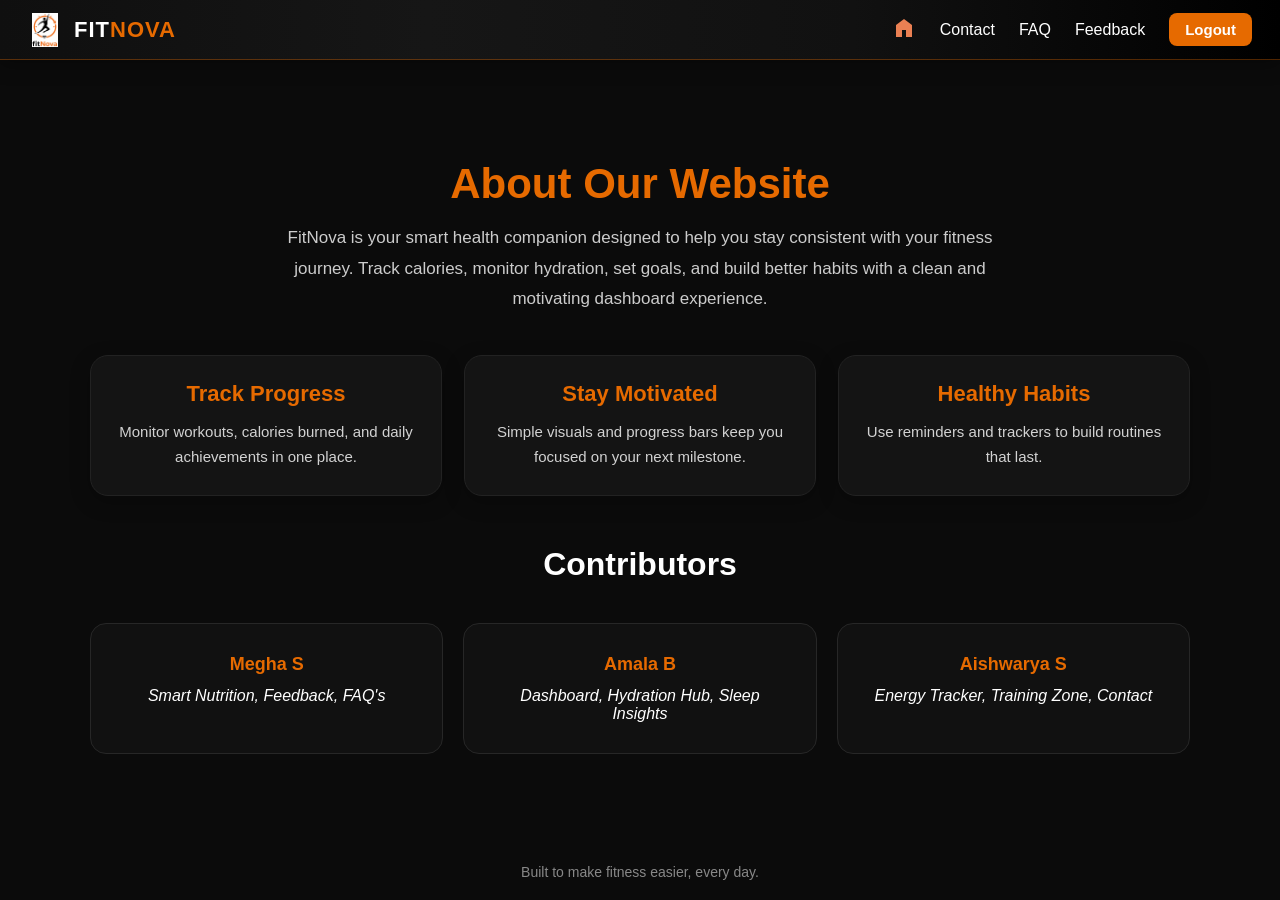
<file: about.html>
<!DOCTYPE html>
<html lang="en">
<head>
<meta charset="UTF-8">
<meta name="viewport" content="width=device-width, initial-scale=1.0">
<title>fitNova-About</title>
<link rel="icon" type="image/png" href="pic/app.png">
<link id="theme-css" rel="stylesheet" href="about.css">
<style>
        *{
            margin:0;
            padding:0;
        }
    </style>
</head>
<body>

<header class="top-strip">

    <div class="brand">
        <img src="pic/app.png" alt="">
        <span>FIT<span style="color:#e66a00">NOVA</span></span>
    </div>

    <nav class="menu">
        <a href="home.html" title="Dashboard"><img src="pic/home.svg"></a>
        <a href="contact.html">Contact</a>
        <a href="faq.html">FAQ</a>
        <a href="feedback.html">Feedback</a>
        <button onclick="logout()">Logout</button>
    </nav>

</header>
<main>
<section class="container hero">

<h1>About Our Website</h1>

<article>
FitNova is your smart health companion designed to help you stay consistent with your fitness journey. 
Track calories, monitor hydration, set goals, and build better habits with a clean and motivating dashboard experience.
</article>

<div class="grid">

<div class="card">
<h3>Track Progress</h3>
<p>
Monitor workouts, calories burned, and daily achievements in one place.
</p>
</div>

<div class="card">
<h3>Stay Motivated</h3>
<p>
Simple visuals and progress bars keep you focused on your next milestone.
</p>
</div>

<div class="card">
<h3>Healthy Habits</h3>
<p>
Use reminders and trackers to build routines that last.
</p>
</div>

</div>

<h2 class="contrib-title">Contributors</h2>



<div class="contributors">


<div class="dev-card">
<h3>Megha S</h3>
        <p><i>Smart Nutrition,
        Feedback,
        FAQ's</i></p>
</div>

<div class="dev-card">
<h3>Amala B</h3>
        <p><i>Dashboard,
        Hydration Hub,
        Sleep Insights</i></p>
</div>



<div class="dev-card">
<h3>Aishwarya S</h3>
    
        <p><i>Energy Tracker,
       Training Zone,
        Contact</i></p>
   
</div>

</div>
</main>

<footer>
 Built to make fitness easier, every day.
</footer>



<script src="about.js"></script>

</section>

</body>
</html>
</file>
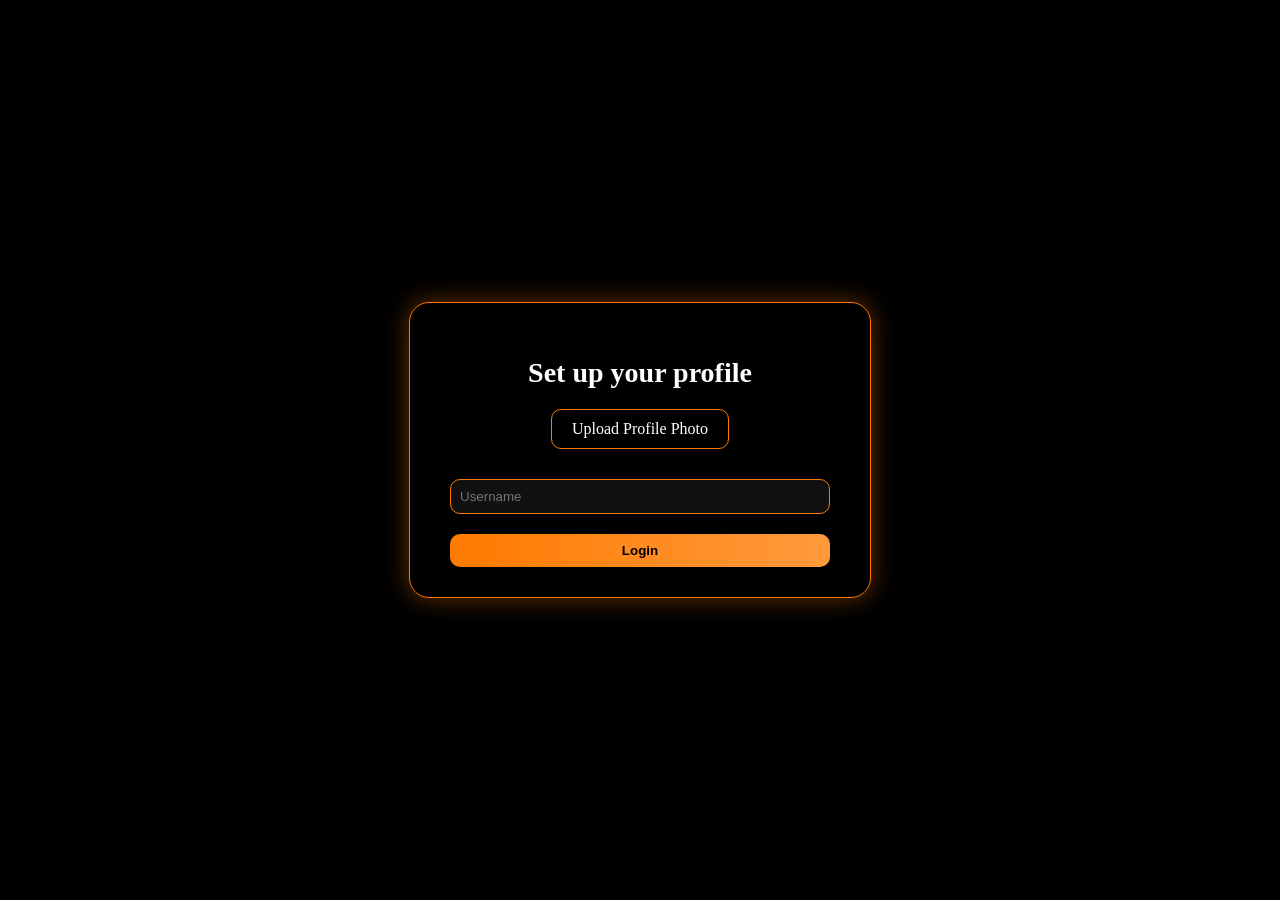
<file: calorie.html>
<!DOCTYPE html>
<html lang="en">

<head>
    <meta charset="UTF-8">
    <meta name="viewport" content="width=device-width, initial-scale=1.0">
    <title>fitNova-Energy Tracker</title>
    <link rel="icon" type="image/png" href="pic/app.png">
    <link id="theme-css" rel="stylesheet" href="calorie.css">
    <style>
        *{
            margin:0;
            padding:0;
        }
    </style>
</head>

<body>
    <aside>
    <div id="outer">
        <div style="display:flex;gap:20px;align-items:center;padding:20px 5px;margin:20px;">
            <img id="icon" src="pic/icon.svg">
            <h3 id="cname">Name</h3>
        </div>
        <a href="home.html">
            <div class="box">
                <img src="pic/home.svg">
                <span>Dashboard</span>
            </div>
        </a>
        <a href="water.html">
            <div class="box">
                <img src="pic/water.svg">
                <span>Hydration Hub</span>
            </div>
        </a>
        <a href="calorie.html">
            <div class="box-active">
                <img src="pic/calorie.svg">
                <span>Energy Tracker</span>
            </div>
        </a>
        <a href="exercise.html">
            <div class="box">
                <img src="pic/exercise.svg">
                <span>Training Zone</span>
            </div>
        </a>
        <a href="nutrition.html">
            <div class="box">
                <img src="pic/nutrition.svg">
                <span>Smart Nutrition</span>
            </div>
        </a>
        <a href="progress.html">
            <div class="box">
                <img src="pic/progress.svg">
                <span>Sleep Insights</span>
            </div>
        </a>
    </div>
</aside>

    <header class="top-strip">

    <div class="brand">
        <img src="pic/app.png" alt="">
        <h2 style="color:#fff">FIT<span style="color:#e66a00">NOVA</span></h2>
    </div>

    <nav class="menu">
        <a href="about.html">About</a>
        <a href="contact.html">Contact</a>
        <a href="faq.html">FAQ</a>
        <a href="feedback.html">Feedback</a>
        <button onclick="logout()">Logout</button>
    </nav>

</header>

<main style="padding-top:50px;">
    <section class="page">
        <div class="section-title">
            <span class="line"></span>
            <h1>Calorie Tracker</h1>
        </div>
        
       
        <div class="calorie-help">
            <span>Don't know the calories?</span>
            <a href="https://www.calorieking.com/" target="_blank">
                Check food calories here
            </a>
        </div>


        <article style="padding:20px; border:1px solid #e66a00;border-radius:15px;margin-bottom:50px;">
        <div class="input-section">
            <input type="text" id="food" placeholder="Food item" list="foodList">

            <datalist id="foodList">
                <option value="Rice">
                <option value="Chapati">
                <option value="Idli">
                <option value="Dosa">
                <option value="Egg">
                <option value="Chicken">
                <option value="Milk">
                <option value="Banana">
                <option value="Apple">
            </datalist>

            <input type="number" id="calories" placeholder="Calories">
            <button onclick="addItem()">Add</button>
        </div>

        <table class="list-table" id="calorieTable">
            <caption class="cp">Daily Calorie Intake</caption>

            <thead>
                <tr>
                    <th scope="col">Food Item</th>
                    <th scope="col">Calories (kcal)</th>
                    <th scope="col">Action</th>
                </tr>
            </thead>

            <tbody id="calorieBody">
            </tbody>

            <tfoot>
                <tr>
                    <td style="color:#e5e2e2;font-size:12px;" colspan="2"><i>Total Intake: <span id="totalCalories">0 kcal</span></i></td>
                    <td></td>
                </tr>
            </tfoot>
        </table>

        </article>

        <div class="section-title" style="padding-bottom:10px;">
            <span class="line"></span>
            <h2>Calorie Suggestion</h2>
        </div>

        <fieldset class="suggest-box">
            <legend>Input Details</legend>

            <form>
                <input type="number" id="weight" placeholder="Weight(kg)" step="0.1" min=1 max=300 required>
            </form>

            <select id="activity">
                <option value="25">Light activity</option>
                <option value="30">Moderate activity</option>
                <option value="35">Active</option>
            </select>

            <select id="goalType">
                <option value="lose">Lose weight</option>
                <option value="maintain">Maintain</option>
                <option value="gain">Gain weight</option>
            </select>

            <button onclick="suggestCalories()" id="sug">Suggest</button>

            <p id="suggest-result"></p>
        </fieldset>

        <div class="section-title" style="padding-top:20px;">
            <span class="line"></span>
            <h2>Set your goal</h2>
        </div>

        <div class="goal-b">
            <div class="goal-box">

                <div class="goal-input" id="manualGoalBox">
                    <input type="number" id="goalInput" placeholder="Set daily goal (kcal)">
                    <button onclick="setGoal()">Set Goal</button>
                </div>

                <div style="display:flex;gap:10px;flex-direction:column;padding-left:10px;">
                    <i>
                        <p id="auto-msg">Auto goal applied based on your weight</p>
                    </i>

                    <button id="editBtn" style="display:none;width:100px;" onclick="enableManualGoal()">
                        Edit Goal
                    </button>
                </div>

                <div class="goal-text">
                    <span id="goalText">Daily Goal: 1200 kcal</span>
                    <span id="percent">0%</span>
                </div>

                <div class="progress-bar">
                    <div class="progress" id="progress"></div>
                </div>

                <i>
                    <p id="goal-msg" class="goal-msg" style="padding-left: 10px;margin-top:0;"></p>
                </i>

            </div>
        </div>
    </section>
</main>

<footer style="text-align:right;margin-right:5%;color:#696767;">
    <p>&copy; 2026 FitNova | Stay Healthy</p>
</footer>

<script src="calorie.js"></script>
</body>

</html>
</file>
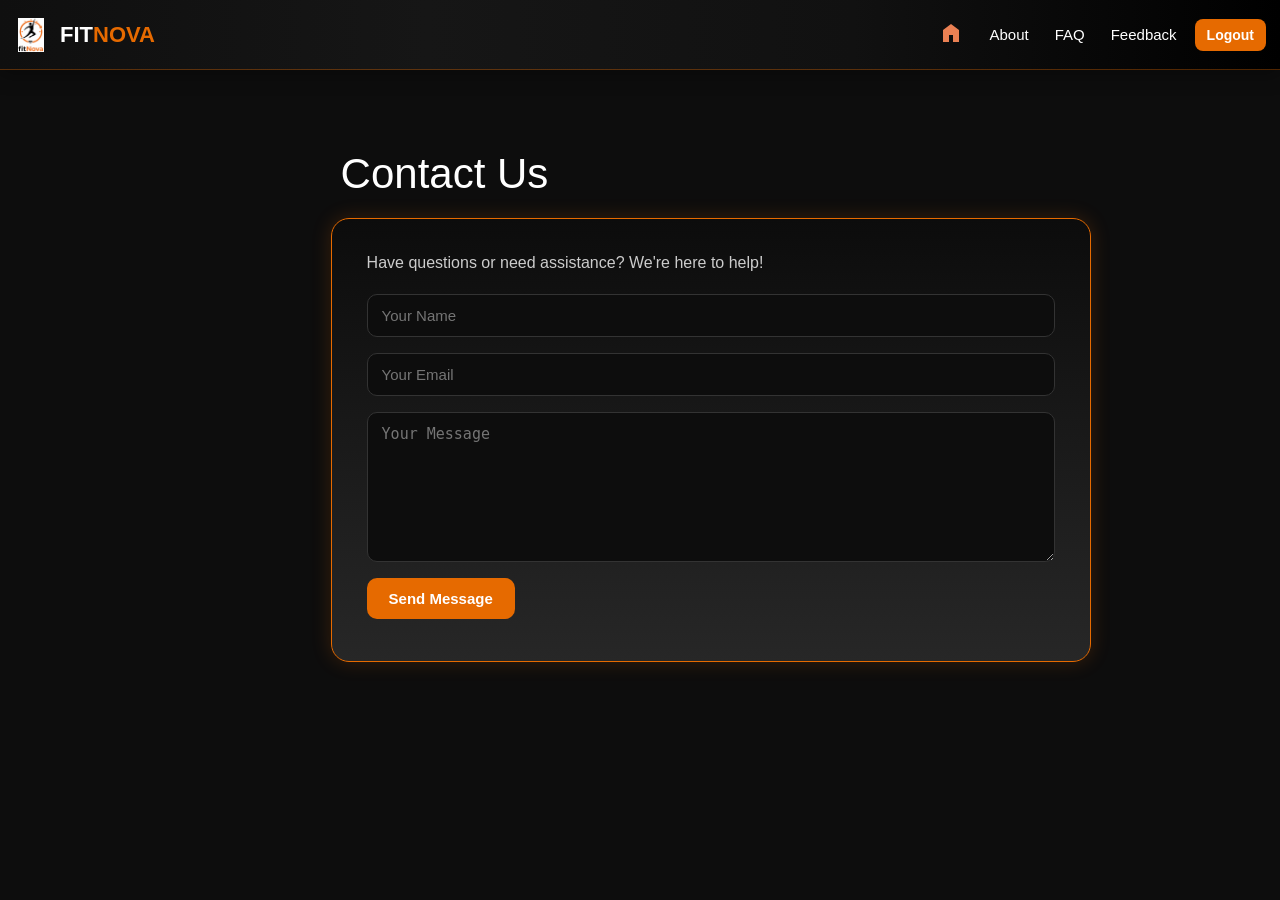
<file: contact.html>
<!DOCTYPE html>
<html lang="en">

<head>
    <meta charset="UTF-8">
    <meta name="viewport" content="width=device-width, initial-scale=1.0">
    <title>fitNova-Contact</title>
    <link rel="icon" type="image/png" href="pic/app.png">
    <link id="theme-css" rel="stylesheet" href="contact.css">
    <style>
        *{
            margin:0;
            padding:0;
        }
    </style>
</head>

<body>
    <header class="top-strip" >

    <div class="brand">
        <img src="pic/app.png" alt="">
        <span>FIT<span style="color:#e66a00">NOVA</span></span>
    </div>

    <nav class="menu">
        <a href="home.html"><img src="pic/home.svg"></a>
        <a href="about.html">About</a>
        <a href="faq.html">FAQ</a>
        <a href="feedback.html">Feedback</a>
        <button onclick="logout()">Logout</button>
    </nav>

    </header>

    <main style="padding:30px;">
    

    <section class="page">
        <div class="section-title">
            <span class="line"></span>
            <h2>Contact Us</h2>
        </div>
        <article class="contact-box">
            <p class="contact-desc">
                Have questions or need assistance? We're here to help!
            </p>

            <form id="contactForm">
                <input type="text" id="name" placeholder="Your Name" required>
                <input type="email" id="email" placeholder="Your Email" required>
                <textarea id="message" placeholder="Your Message" rows="5" required></textarea>
                <button type="submit">Send Message</button>
            </form>

            <p id="contact-msg" class="success-msg"></p>
        </article>
    </section>
    </main>
    <script src="contact.js"></script>
</body>
</html>
</file>
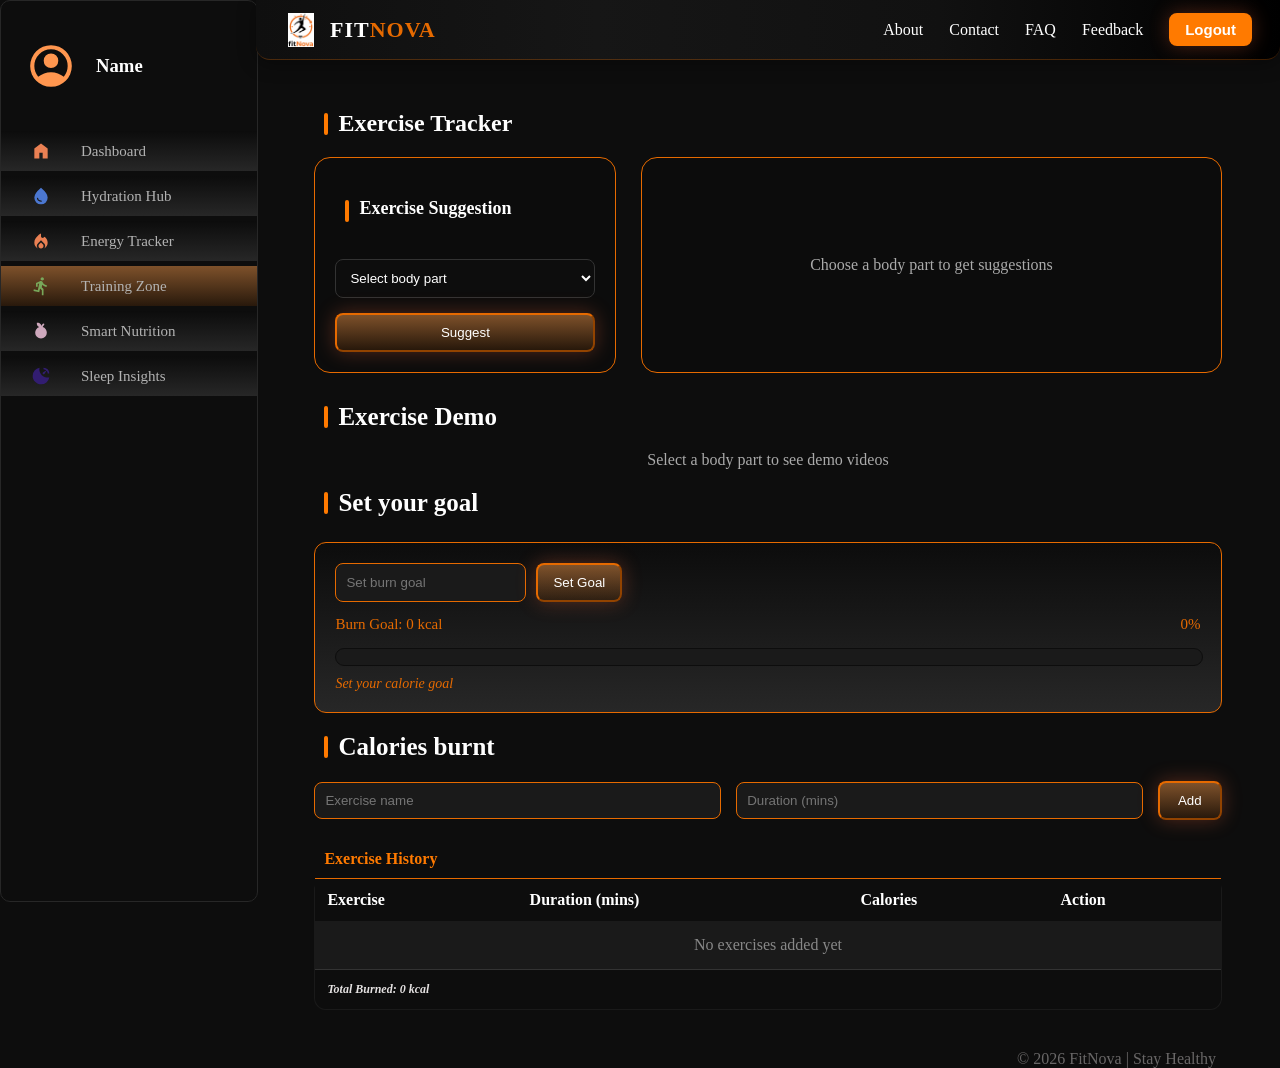
<file: exercise.html>
<!DOCTYPE html>
<html lang="en">

<head>
    <meta charset="UTF-8">
    <meta name="viewport" content="width=device-width, initial-scale=1.0">
    <title>fitNova-Training Zone</title>
    <link rel="icon" type="image/png" href="pic/app.png">
    <link id="theme-css" rel="stylesheet" href="exercise.css">
    <style>
        *{
            margin:0;
            padding:0;
        }
    </style>
</head>

<body>
    <aside>
        <div id="outer">
            <div style="display:flex;gap:20px;align-items:center;padding:20px 5px;margin:20px">
                <img id="icon" src="pic/icon.svg">
                <h3 id="cname">Name</h3>
            </div>
            <a href="home.html">
                <div class="box">
                    <img src="pic/home.svg">
                    <span>Dashboard</span>
                </div>
            </a>
            <a href="water.html">
                <div class="box">
                    <img src="pic/water.svg">
                    <span>Hydration Hub</span>
                </div>
            </a>
            <a href="calorie.html">
                <div class="box">
                    <img src="pic/calorie.svg">
                    <span>Energy Tracker</span>
                </div>
            </a>
            <a href="exercise.html">
                <div class="box-active">
                    <img src="pic/exercise.svg">
                    <span>Training Zone</span>
                </div>
            </a>
            <a href="nutrition.html">
                <div class="box">
                    <img src="pic/nutrition.svg">
                    <span>Smart Nutrition</span>
                </div>
            </a>
            <a href="progress.html">
                <div class="box">
                    <img src="pic/progress.svg">
                    <span>Sleep Insights</span>
                </div>
            </a>
        </div>
    </aside>



    <header class="top-strip">

        <div class="brand">
            <img src="pic/app.png" alt="">
            <span>FIT<span style="color:#e66a00">NOVA</span></span>
        </div>

        <nav class="menu">
            <a href="about.html">About</a>
            <a href="contact.html">Contact</a>
            <a href="faq.html">FAQ</a>
            <a href="feedback.html">Feedback</a>
            <button onclick="logout()">Logout</button>
        </nav>

    </header>

    <main style="padding-top:50px;">
        <section class="page">
            <div class="section-title">
                <span class="line"></span>
                <h1>Exercise Tracker</h1>
            </div>
            <article class="suggest-wrapper">
                <div class="suggest-left">
                    <div class="section-title">
                        <span class="line"></span>
                        <h3>Exercise Suggestion</h3>
                    </div>
                    <select id="bodyPart">
                        <option value="">Select body part</option>
                        <option value="belly">Belly</option>
                        <option value="arms">Arms</option>
                        <option value="legs">Legs</option>
                        <option value="full">Full Body</option>
                    </select>
                    <button onclick="suggestExercise()">Suggest</button>
                </div>
                <div class="suggest-right" id="suggestResult">
                    <p class="placeholder">Choose a body part to get suggestions</p>
                </div>
            </article>

            <div class="section-title">
                <span class="line"></span>
                <h2>Exercise Demo</h2>
            </div>

            <div class="video-container" id="videoContainer">
                <p class="placeholder">Select a body part to see demo videos</p>
            </div>

           

            <div class="section-title">
                <span class="line"></span>
                <h2>Set your goal</h2>
            </div>

            <div class="goal-box">
                <div class="goal-input">
                    <input type="number" id="burnGoalInput" placeholder="Set burn goal">
                    <button onclick="setBurnGoal()">Set Goal</button>
                </div>


                <div class="goal-top">
                    <span id="burnGoalText">Burn Goal: 0 kcal</span>
                    <span id="burnPercent">0%</span>
                </div>

                <div class="progress-bar">
                    <div class="progress" id="burnProgress"></div>
                </div>

                <i>
                    <p id="burn-msg" class="goal-msg">Set your daily goal</p>
                </i>

            </div>



             <div class="section-title" >
                <span class="line"></span>
                <h2>Calories burnt</h2>
            </div>

            <div class="input-section">
                <input type="text" id="exercise" placeholder="Exercise name">
                <input type="number" id="duration" placeholder="Duration (mins)">
                <button onclick="addExercise()">Add</button>
            </div>

            
                <table class="styled-table">
                    <caption>Exercise History</caption>

                    <thead>
                        <tr>
                            <th scope="col">Exercise</th>
                            <th scope="col">Duration (mins)</th>
                            <th scope="col">Calories</th>
                            <th scope="col">Action</th>
                        </tr>
                    </thead>

                    <tbody id="exerciseList">
                        <tr id="emptyRow">
                            <td colspan="4" style="text-align:center;color:#888;">
                                No exercises added yet
                            </td>
                        </tr>
                    </tbody>

                    <tfoot>
                        <tr>
                            <td style="color:#e5e2e2;font-size:12px;" colspan="4"><i>Total Burned: <span
                                        id="totalBurn">0 kcal</span></i></td>
                        </tr>
                    </tfoot>
                </table>
        </section>
    </main>

    <footer style="text-align:right;margin-right:5%;color:#696767; ">
        <p>&copy; 2026 FitNova | Stay Healthy</p>
    </footer>

    <script src="exercise.js"></script>
</body>

</html>
</file>
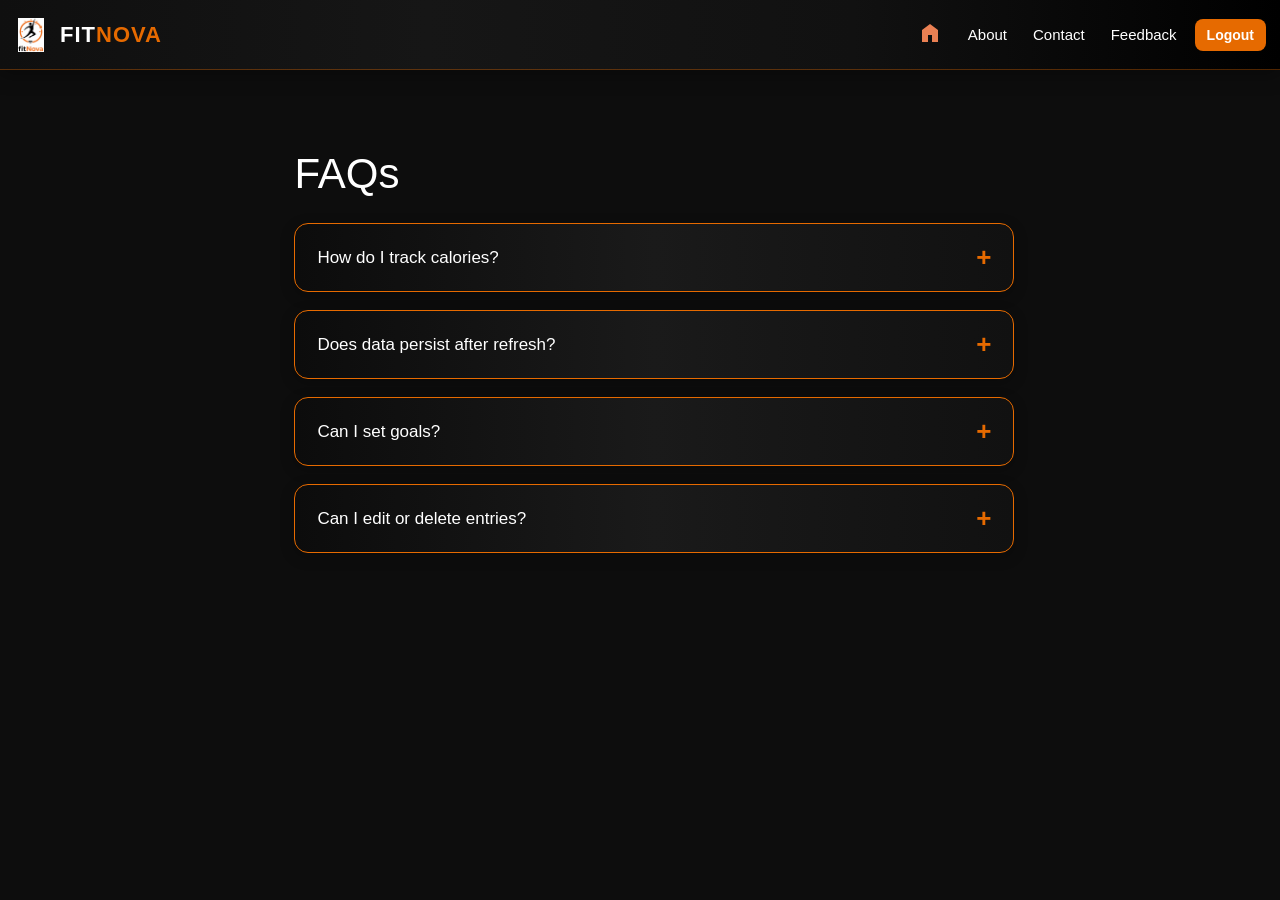
<file: faq.html>
<!DOCTYPE html>
<html lang="en">

<head>
    <meta charset="UTF-8">
    <meta name="viewport" content="width=device-width, initial-scale=1.0">
    <title>fitNova-FAQ</title>
    <link rel="icon" type="image/png" href="pic/app.png">
    <link id="theme-css" rel="stylesheet" href="faq.css">
    <style>
        *{
            margin:0;
            padding:0;
        }
    </style>
</head>

<body>
    <header class="top-strip" >

    <div class="brand">
        <img src="pic/app.png" alt="">
        <span>FIT<span style="color:#e66a00">NOVA</span></span>
    </div>

    <nav class="menu">
        <a href="home.html"><img src="pic/home.svg"></a>
        <a href="about.html">About</a>
        <a href="contact.html">Contact</a>
        <a href="feedback.html">Feedback</a>
        <button onclick="logout()">Logout</button>
    </nav>

    </header>
    <main style="padding-top:50px;">
    <section class="page">
        <div class="section-title">
            <span class="line"></span>
            <h2>FAQs</h2>
        </div>

        <article class="faq-container">

            <div class="faq-item">
                <button class="faq-question">
                    How do I track calories?
                    <span class="icon">+</span>
                </button>
                <div class="faq-answer">
                    <p>You can add food items in the calorie tracker section...</p>
                </div>
            </div>

            <div class="faq-item">
                <button class="faq-question">
                    Does data persist after refresh?
                    <span class="icon">+</span>
                </button>
                <div class="faq-answer">
                    <p>Yes, we use localStorage to save your data...</p>
                </div>
            </div>

            <div class="faq-item">
                <button class="faq-question">
                    Can I set goals?
                    <span class="icon">+</span>
                </button>
                <div class="faq-answer">
                    <p>Yes, you can set calorie and burn goals and track progress using the progress bar.</p>
                </div>
            </div>

             <div class="faq-item">
                <button class="faq-question">
                    Can I edit or delete entries?
                    <span class="icon">+</span>
                </button>
                <div class="faq-answer">
                    <p>Yes, you can edit or delete entries in the calorie tracker...</p>
                </div>
            </div>

        </article>
    </section>
    </main>
    <script src="faq.js"></script>
</body>

</html>
</file>
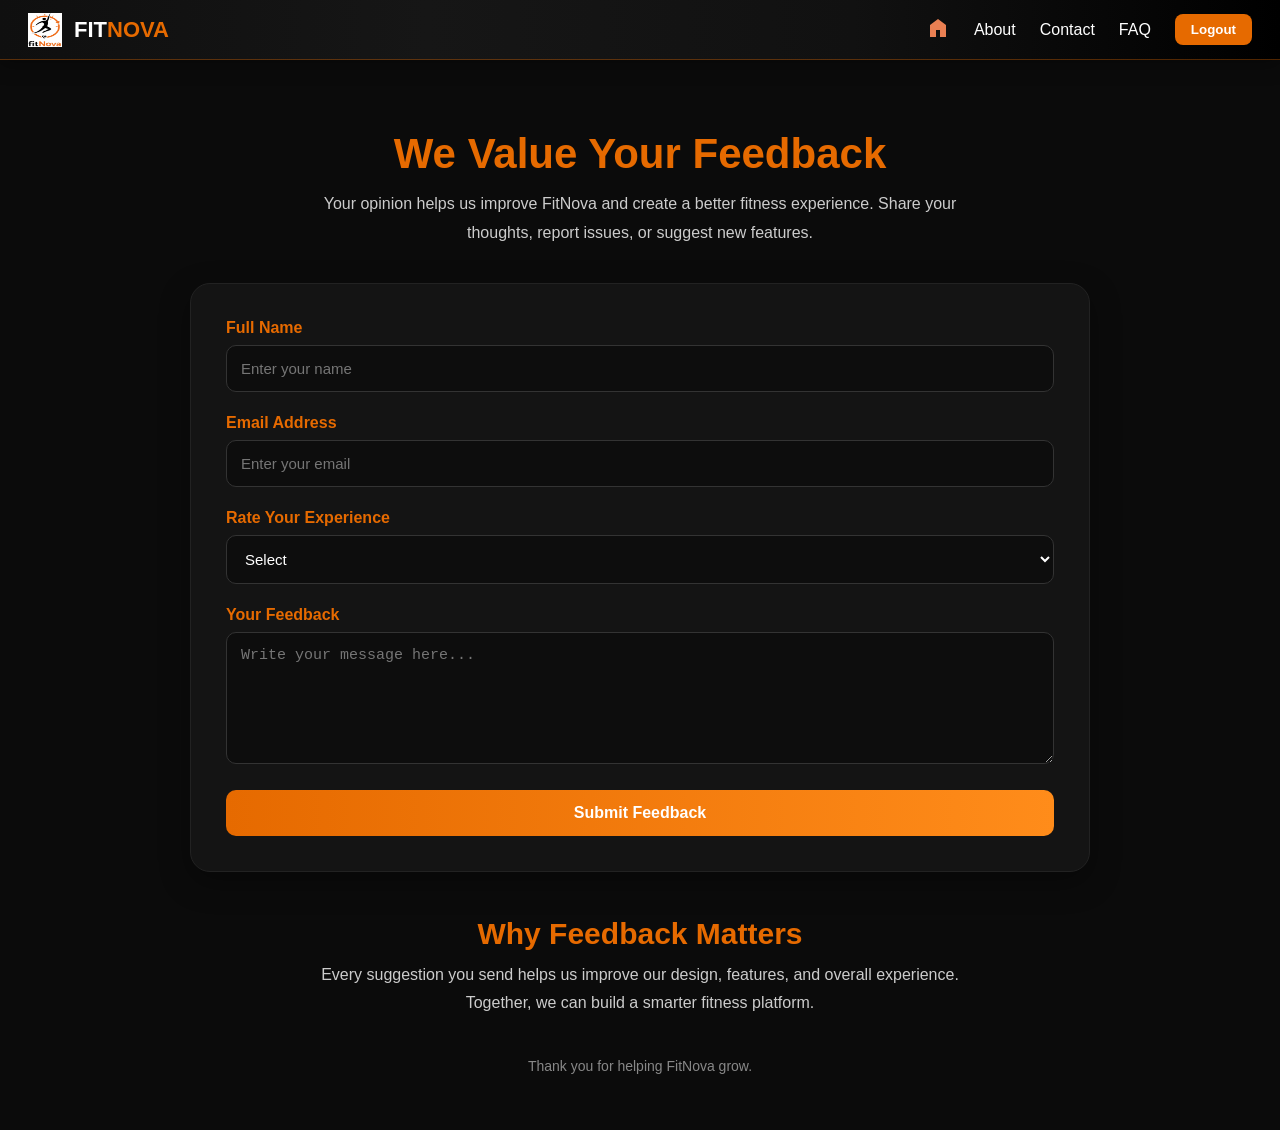
<file: feedback.html>
<!-- feedback.html -->
<!DOCTYPE html>
<html lang="en">
<head>
<meta charset="UTF-8">
<meta name="viewport" content="width=device-width, initial-scale=1.0">
<title>fitNova-Feedback</title>
<link rel="icon" type="image/png" href="pic/app.png">
<link id="theme-css" rel="stylesheet" href="feedback.css">
</head>
<style>
        *{
            margin:0;
            padding:0;
        }
    </style>
<body>

<header class="top-strip">

    <div class="brand">
        <img src="pic/app.png" alt="Icon">
        <span>FIT<span style="color:#E66A00;">NOVA</span></span>
    </div>

    <nav class="menu">
        <a href="home.html" title="Dashboard"><img src="pic/home.svg" alt="Dashboard"></a>
        <a href="about.html">About</a>
        <a href="contact.html">Contact</a>
        <a href="faq.html">FAQ</a>
        <button onclick="logout()">Logout</button>
    </nav>

</header>
<main>
<section class="container">

    <div class="hero">
        <h1>We Value Your Feedback</h1>
        <p>
            Your opinion helps us improve FitNova and create a better fitness experience.
            Share your thoughts, report issues, or suggest new features.
        </p>
    </div>

    <article class="feedback-box">

        <form>

            <div class="input-group">
                <label>Full Name</label>
                <input type="text" placeholder="Enter your name" required >
            </div>

            <div class="input-group">
                <label>Email Address</label>
                <input type="email" placeholder="Enter your email" required>
            </div>

            <div class="input-group">
                <label>Rate Your Experience</label>
                <select required>
                    <option value="">Select</option>
                    <option>Excellent</option>
                    <option>Good</option>
                    <option>Average</option>
                    <option>Poor</option>
                </select>
            </div>

            <div class="input-group">
                <label>Your Feedback</label>
                <textarea rows="6" placeholder="Write your message here..." required></textarea>
            </div>

            <button type="submit" class="submit-btn">Submit Feedback</button>

        </form>

    </article>

    <div class="extra-section">
        <h2>Why Feedback Matters</h2>
        <p>
            Every suggestion you send helps us improve our design, features,
            and overall experience. Together, we can build a smarter fitness platform.
        </p>
    </div>

    <div class="footer">
        Thank you for helping FitNova grow.
    </div>

</section>
</main>

<script>
function logout(){
    window.location.href="login.html";
}

// theme

function toggleTheme() {
    let current = localStorage.getItem("theme") || "dark";
    let next = current === "dark" ? "light" : "dark";
    localStorage.setItem("theme", next);
    applyTheme();
}

function applyTheme() {
    let page = window.location.pathname.split("/").pop().replace(".html","");
    let theme = localStorage.getItem("theme") || "dark";
    let css = document.getElementById("theme-css");

    if(theme === "light"){
        css.href = page + "l.css";
    } else {
        css.href = page + ".css";
    }
}

applyTheme();

</script>

</body>
</html>
</file>
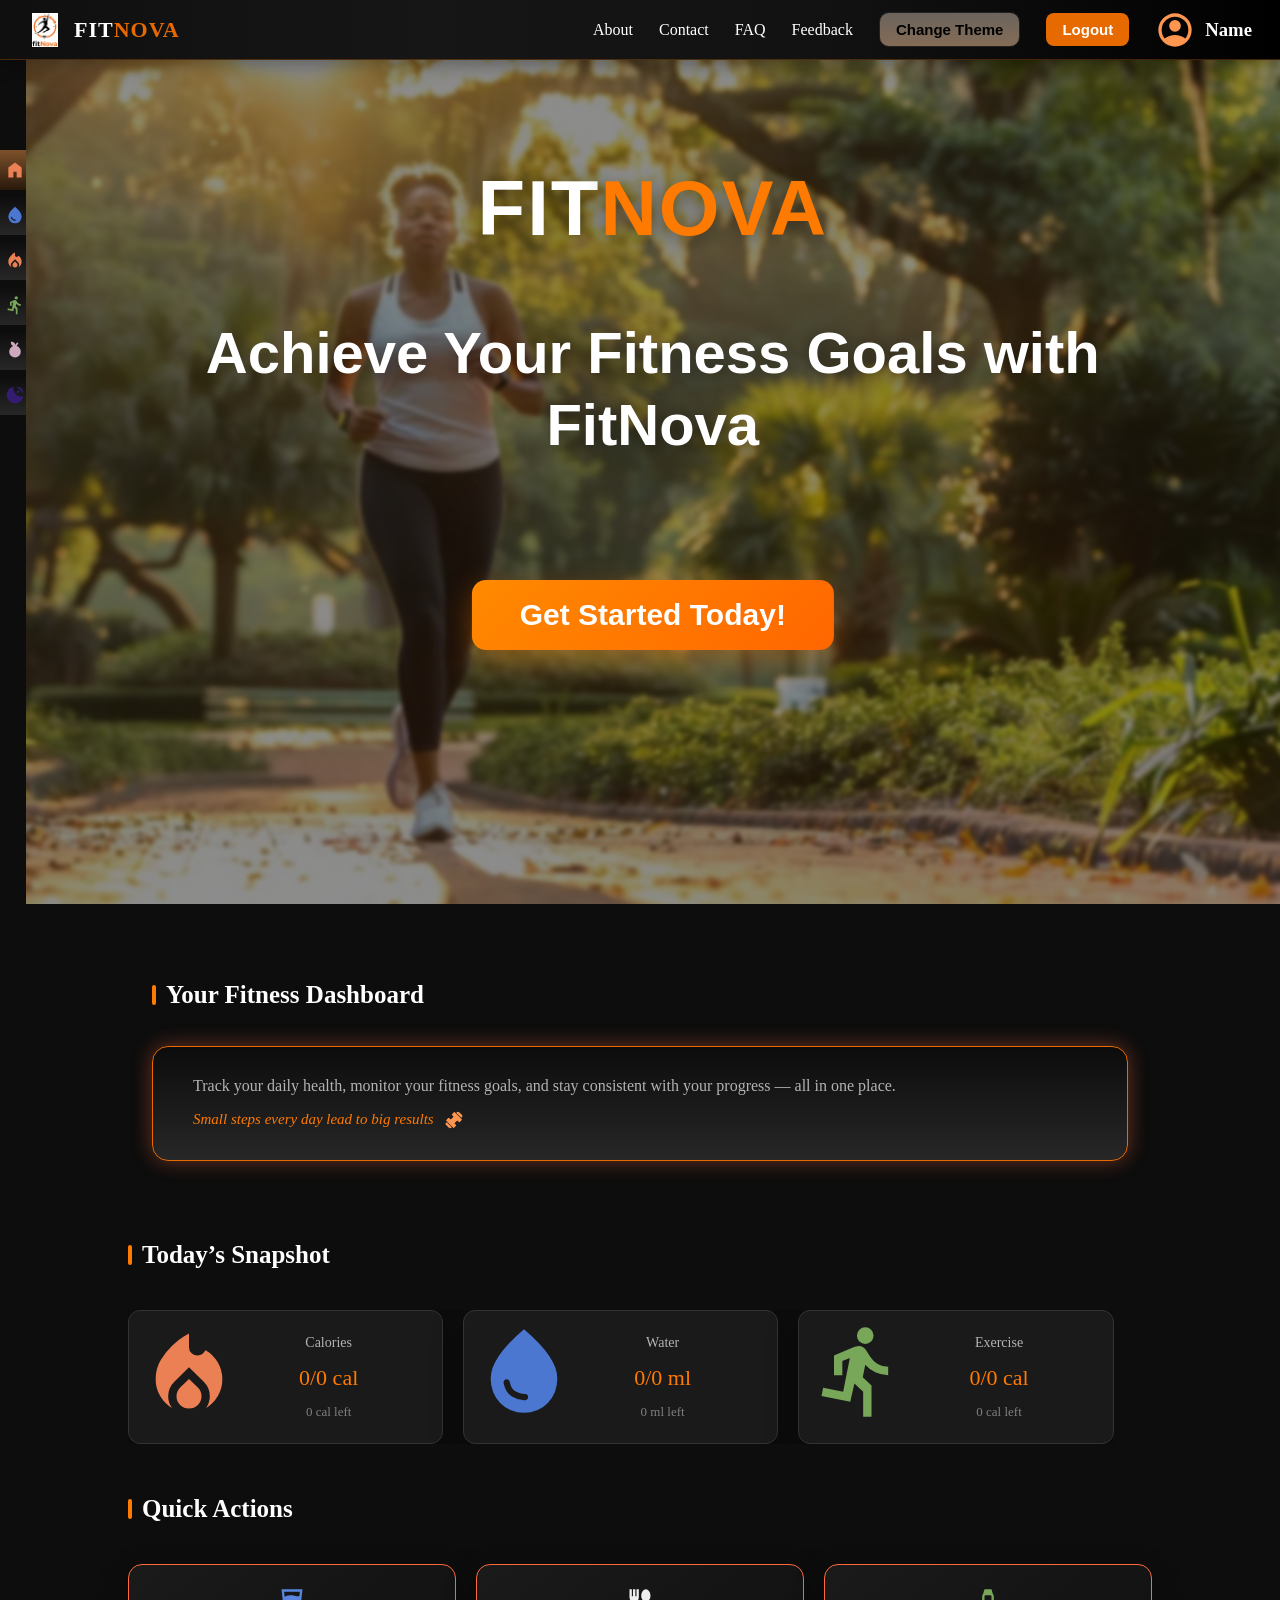
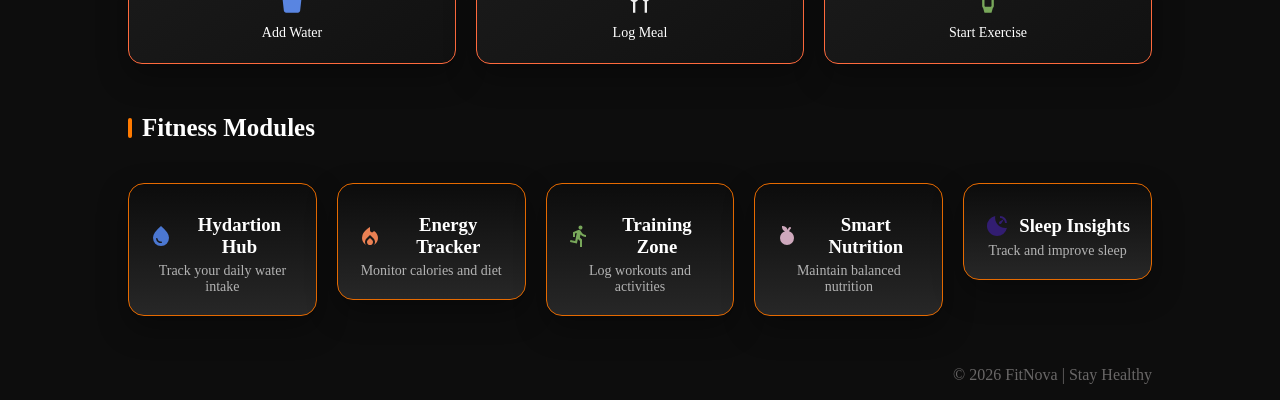
<file: home.html>
<!DOCTYPE html>
<html lang="en">
<head>
    <meta charset="UTF-8">
    <meta name="viewport" content="width=device-width, initial-scale=1.0">
    <title>fitNova-Dashboard</title>
    <link rel="icon" type="image/png" href="pic/app.png">
    <link id="theme-css" rel="stylesheet" href="home.css">

    <meta name="description" content="Health and fitness app for tracking workouts, wellness goals, daily activity, and progress.">    <meta name="keywords" content="fitness, workout, gym, health">
    <meta property="og:title" content="fitNova">
    <meta property="og:image" content="app.png">
</head>

<body>
    <aside>
    <div id="outer">

        <a href="home.html" >
            <div class="box-active" title="Dashboard" >
                <img src="pic/home.svg" >
                <span>Dashboard</span>
            </div>
        </a>

        <a href="water.html">
            <div class="box" title="Hydration Hub">
                <img src="pic/water.svg">
                <span>Water tracker</span>
            </div>
        </a>

        <a href="calorie.html">
            <div class="box" title="Energy Tracker">
                <img src="pic/calorie.svg">
               
            </div>
        </a>

        <a href="exercise.html" title="Training Zone">
            <div class="box">
                <img src="pic/exercise.svg">
                
            </div>
        </a>

        <a href="nutrition.html" title="Smart Nutrition">
            <div class="box">
                <img src="pic/nutrition.svg">
               
            </div>
        </a>

        <a href="progress.html" title="Sleep Insights">
            <div class="box">
                <img src="pic/progress.svg">
                
            </div>
        </a>
    </div>
    </aside>


<main>
    <section id="main">
        <header class="top-strip" >
            <div class="brand">
                <img src="pic/app.png" alt="">
                <span>FIT<span style="color:#e66a00">NOVA</span></span>
            </div>
            <nav class="menu">
                <a href="about.html">About</a>
                <a href="contact.html">Contact</a>
                <a href="faq.html">FAQ</a>
                <a href="feedback.html">Feedback</a>
                <button style="background:linear-gradient(to bottom,#6b645d,#846c56); color:black; border:1px solid #222; padding:8px 16px; border-radius:10px; cursor:pointer;" onclick="toggleTheme()">Change Theme</button>
                <button onclick="logout()">Logout</button>
                <div style="display:flex;gap:10px;flex-direction:row;align-items:center;">
                    <img style="height:40px;width:40px;" id="icon" src="pic/icon.svg">  
                    <h3 id="cname" >Name</h3>
                </div>
            </nav>
        </header>

        <div style="margin:0 0 0 2%; position:relative; overflow:hidden;">
            <img id="himg" src="pic/homes.webp">
            <div id="hdiv">
                FIT<span style="color:#ff7a00;">NOVA</span>
            </div>
            <div id="hhdiv">
                Achieve Your Fitness Goals with FitNova
            </div>
            <a href="#first1" id="ha">
                Get Started Today!
            </a>
        </div>

    </section>




<!-- home 1st div -->

    <div id="first1" style="padding:30px;">
        <div class="title" >
            <h1>Your Fitness Dashboard</h1>
        </div>
        <div id="first">
            <p id="desc">Track your daily health, monitor your fitness goals, and stay consistent with your progress — all in one place.</p>
            <p id="motivation"><i>Small steps every day lead to big results</i><img src="pic/fit.svg"></p>
        </div>
    </div>

<!-- 2nd div -->

    <div class="title">
        <h2>Today’s Snapshot</h2>
    </div>

    <div id="second">

    <!-- Calories -->
    <div class="add">
        <div>
            <img src="pic/calorie.svg">
        </div>
        <div>
            <p class="label">Calories</p>
            <p class="p1" id="calMain">0/0 cal</p>
            <p class="p2" id="calLeft">0 cal left</p>
        </div>
    </div>

    <!-- Water -->
    <div class="add">
        <div>
            <img src="pic/water.svg">
        </div>
        <div>
            <p class="label">Water</p>
            <p class="p1" id="waterMain">0/0 ml</p>
            <p class="p2" id="waterLeft">0 ml left</p>
        </div>
    </div>

    <!-- Exercise -->
    <div class="add">
        <div>
            <img src="pic/exercise.svg">
        </div>
        <div>
            <p class="label">Exercise</p>
            <p class="p1" id="exMain">0/0cal</p>
            <p class="p2" id="exLeft">0 cal left</p>
        </div>
    </div>

</div>


<!-- home 3rd div   -->
    <div class="title">
        <h2>Quick Actions</h2>
    </div>

    <div class="action">

        <a href="water.html">
            <div class="act">
                <span><img src="pic/glass.svg"></span>
                <p>Add Water</p>
            </div>
        </a>

        <a href="calorie.html">
            <div class="act">
                <span><img src="pic/food.svg"></span>
                <p>Log Meal</p>
            </div>
        </a>

        <a href="exercise.html">
            <div class="act">
                <span><img src="pic/ex.svg"></span>
                <p>Start Exercise</p>
            </div>
        </a>

    </div>
        
<!-- 4th div -->


    <div class="title">
        <h2>Fitness Modules</h2>
    </div>

    <article class="cards">

        <a href="water.html"><div class="card">
            <h3><img src="pic/water.svg" > Hydartion Hub</h3>
            <p>Track your daily water intake</p>
        </div></a>

        <a href="calorie.html"><div class="card">
            <h3><img src="pic/calorie.svg" > Energy Tracker</h3>
            <p>Monitor calories and diet</p>
        </div></a>

        <a href="exercise.html"><div class="card">
            <h3><img src="pic/exercise.svg" > Training Zone</h3>
            <p>Log workouts and activities</p>
        </div></a>

        <a href="nutrition.html"><div class="card">
            <h3><img src="pic/nutrition.svg" > Smart Nutrition</h3>
            <p>Maintain balanced nutrition</p>
        </div></a>

        <a href="progress.html"><div class="card">
            <h3><img src="pic/progress.svg" > Sleep Insights</h3>
            <p>Track and improve sleep</p>
        </div></a>
    </article>

</main>

<footer style="text-align:right;margin-right:10%;color:#696767; ">
        <p>&copy; 2026 FitNova | Stay Healthy</p>
</footer>

<script src="home.js"></script>
</body>
</html>
</file>
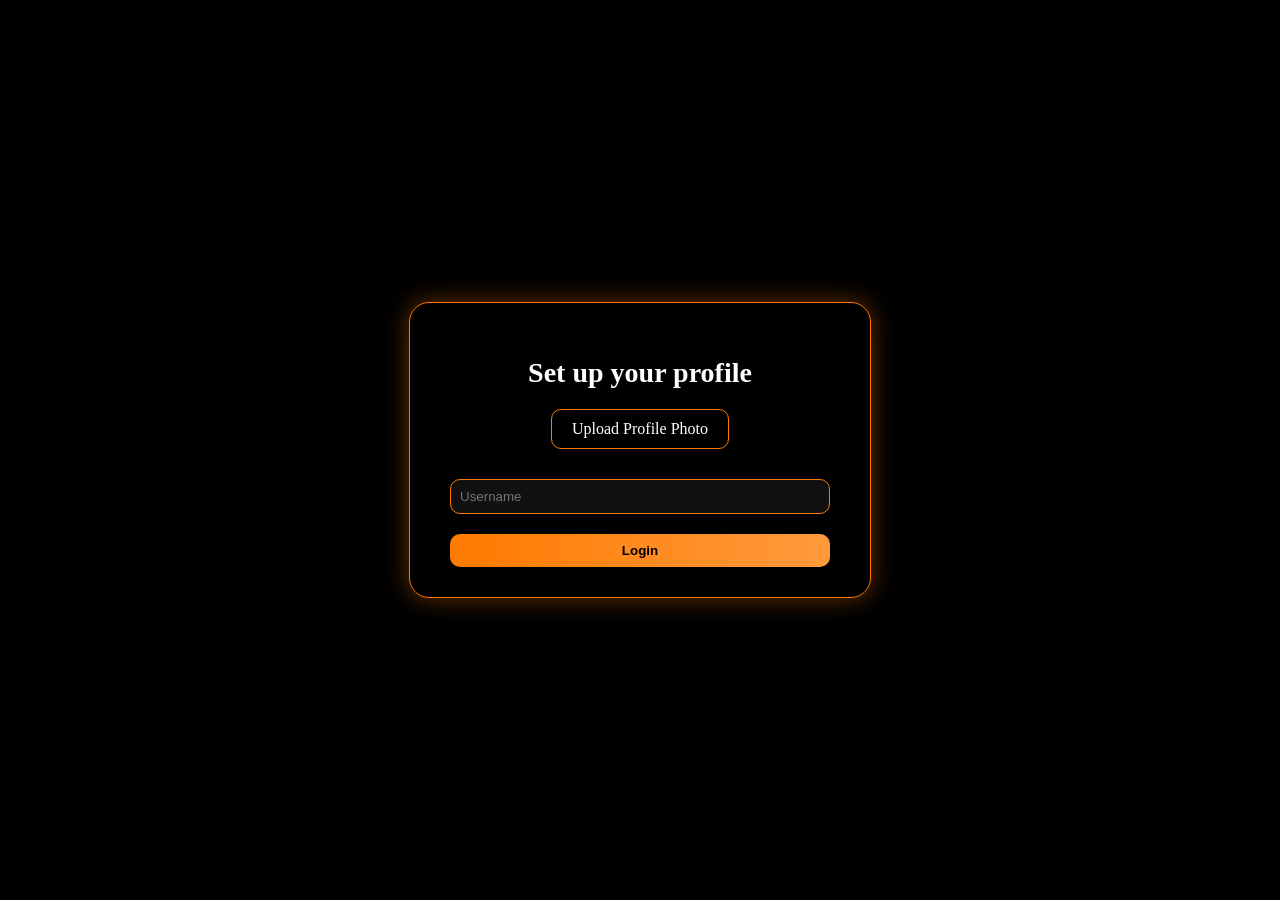
<file: login.html>
<!DOCTYPE html>
<html lang="en">
<head>
    <meta charset="UTF-8">
    <meta name="viewport" content="width=device-width, initial-scale=1.0">
    <title>fitNova-Login</title>
    <link rel="icon" type="image/png" href="pic/app.png">
    <link rel="stylesheet" href="login.css">
</head>
<body>
    <div id="login">

        <div id="head">
            <h2>Set up your profile</h2>
        </div>

        <div id="image">
            <form>
                <label for="profilePic">Upload Profile Photo</label>
                <input type="file" id="profilePic" accept="image/*">
            </form>
        </div>

        <div id="form" >
            <form>
                <input name="username" type="text" placeholder="Username" id="un" required>
                
                <button type="button" onclick="saveData()">Login</button>
            </form>
        </div>

    </div>
    <script src="login.js"></script>
</body>
</html>
</file>
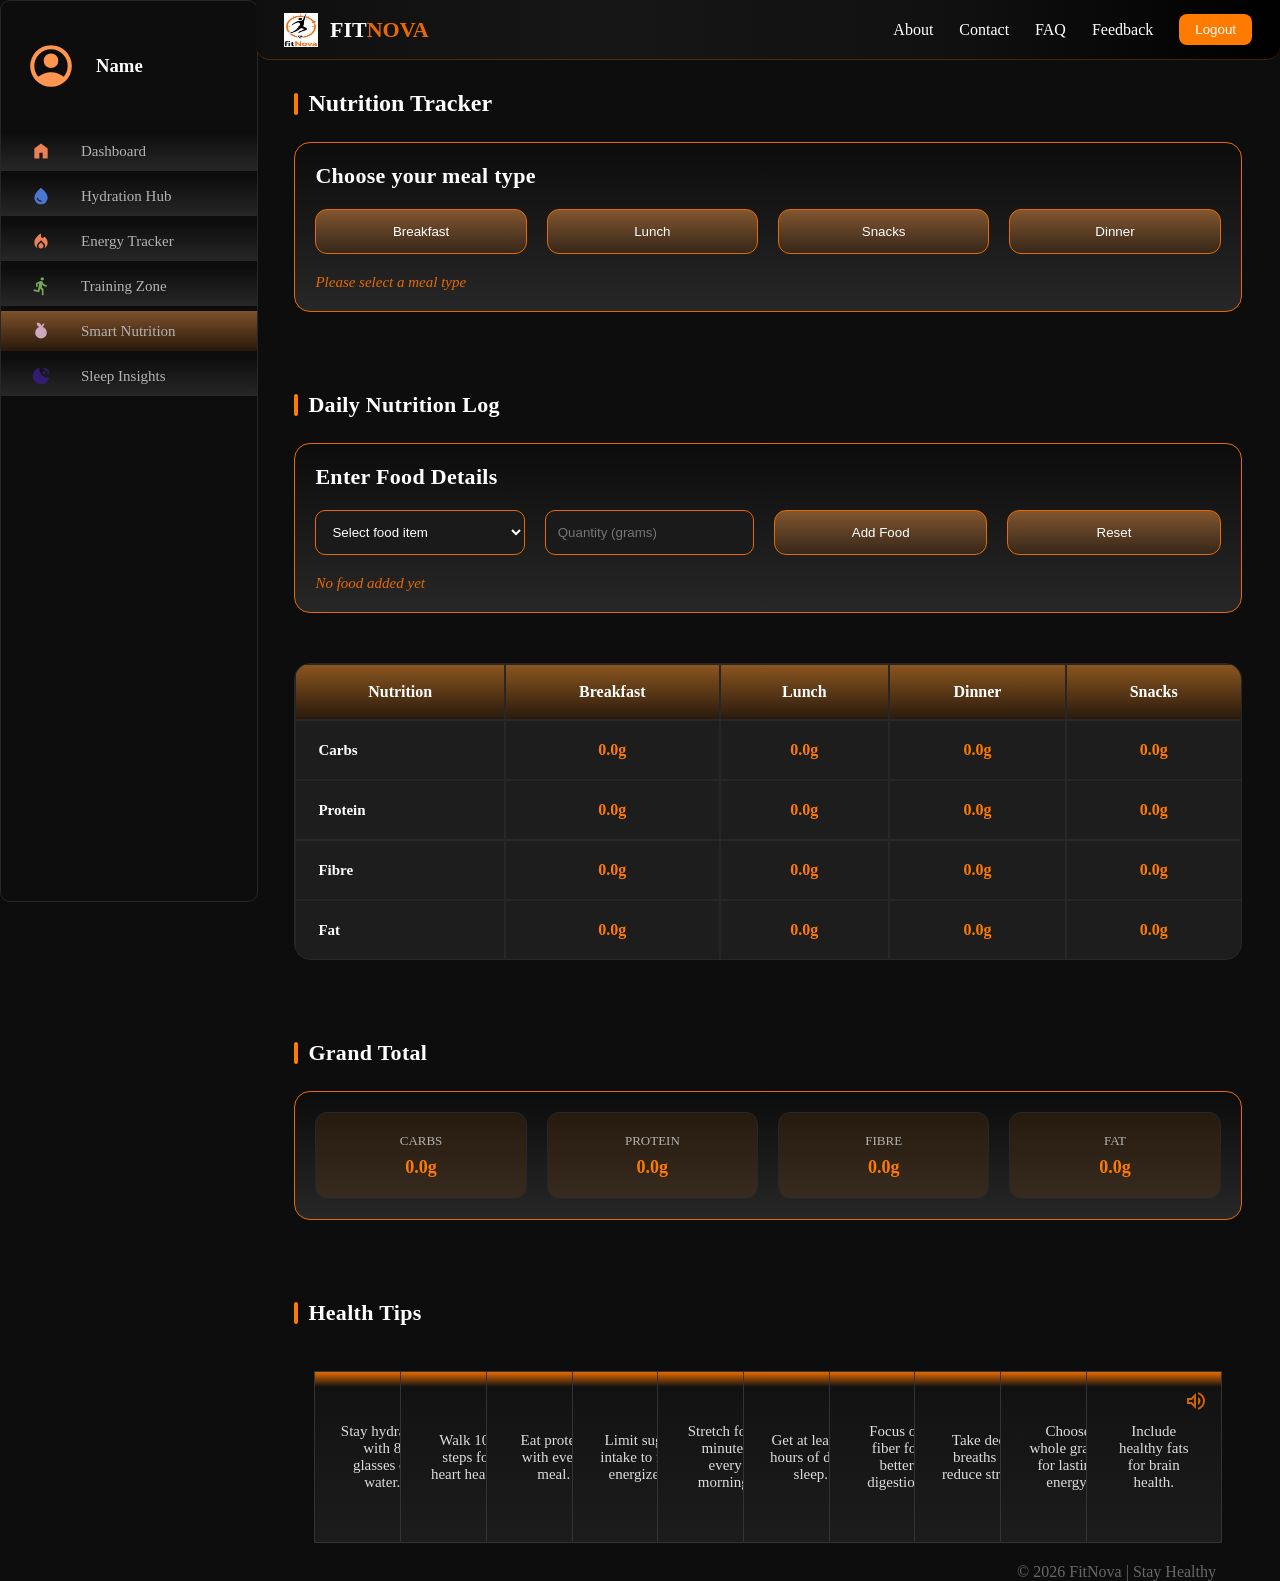
<file: nutrition.html>
<!DOCTYPE html>
<html lang="en">
<head>
    <meta charset="UTF-8">
    <meta name="viewport" content="width=device-width, initial-scale=1.0">
    <title>fitNova-Smart Nutrition</title>
    <link rel="icon" type="image/png" href="pic/app.png">
    <link id="theme-css" rel="stylesheet" href="nutrition.css">
    <style>
        *{
            margin:0;
            padding:0;
        }
    </style>
</head>

<body>
<aside>
<div id="outer">

        <div style="display:flex;gap:20px;align-items:center;padding:20px 5px;margin:20px;">
            <img id="icon" src="pic/icon.svg">  
            <h3 id="cname">Name</h3>
        </div>

        <a href="home.html">
    <div class="box">
        <img src="pic/home.svg">
        <span>Dashboard</span>
    </div>
</a>

        <a href="water.html">
            <div class="box">
                <img src="pic/water.svg">
                <span>Hydration Hub</span>
            </div>
        </a>

        <a href="calorie.html">
            <div class="box">
                <img src="pic/calorie.svg">
                <span>Energy Tracker</span>
            </div>
        </a>

        <a href="exercise.html">
            <div class="box">
                <img src="pic/exercise.svg">
                <span>Training Zone</span>
            </div>
        </a>

       <a href="nutrition.html">
    <div class="box-active">
        <img src="pic/nutrition.svg">
        <span>Smart Nutrition</span>
    </div>
</a>

        <a href="progress.html">
            <div class="box">
                <img src="pic/progress.svg">
                <span>Sleep Insights</span>
            </div>
        </a>
        </div>

</aside>


<header class="top-strip" >

    <div class="brand">
        <img src="pic/app.png" alt="">
        <span>FIT<span style="color:#e66a00">NOVA</span></span>
    </div>

    <nav class="menu">
        <a href="about.html">About</a>
        <a href="contact.html">Contact</a>
        <a href="faq.html">FAQ</a>
        <a href="feedback.html">Feedback</a>
        <button onclick="logout()">Logout</button>
    </nav>

</header>



<main id="main" style="padding-top:90px;">

    <section class="meal-title">
        <h1>Nutrition Tracker</h1>
    </section>

    <article class="w">
        <div class="meal-card">
            <h3>Choose your meal type</h3>

            <div class="meal-options">
                <button onclick="selectMeal('breakfast')">Breakfast</button>
                <button onclick="selectMeal('lunch')">Lunch</button>
                <button onclick="selectMeal('snacks')">Snacks</button>
                <button onclick="selectMeal('dinner')">Dinner</button>
            </div>

            <p id="selectedMealDisplay">
                <i>Please select a meal type</i>
            </p>
        </div>
    </article>

    <div class="title">
        <h2>Daily Nutrition Log</h2>
    </div>

    <div class="meal-card">
    <h3>Enter Food Details</h3>

    <div class="meal-options wrap">

        <select id="foodMenu">
            <option value="">Select food item</option>
        </select>
        <input type="number" id="foodWeight" placeholder="Quantity (grams)" required>
        <button onclick="logMeal()">Add Food</button>
        <button class="reset-btn" onclick="resetStats()">Reset</button>

    </div>

    <p id="logOutput"><i>No food added yet</i></p>
    </div>




    <div class="w">
        <div class="meal-card table-wrap">
            <table class="nutrition-table">
                <tr>
                    <th>Nutrition</th>
                    <th>Breakfast</th>
                    <th>Lunch</th>
                    <th>Dinner</th>
                    <th>Snacks</th>
                </tr>

                <tr>
                    <td>Carbs</td>
                    <td class="carb-val">0g</td>
                    <td class="carb-val">0g</td>
                    <td class="carb-val">0g</td>
                    <td class="carb-val">0g</td>
                </tr>

                <tr>
                    <td>Protein</td>
                    <td class="protein-val">0g</td>
                    <td class="protein-val">0g</td>
                    <td class="protein-val">0g</td>
                    <td class="protein-val">0g</td>
                </tr>

                <tr>
                    <td>Fibre</td>
                    <td class="fibre-val">0g</td>
                    <td class="fibre-val">0g</td>
                    <td class="fibre-val">0g</td>
                    <td class="fibre-val">0g</td>
                </tr>

                <tr>
                    <td>Fat</td>
                    <td class="fat-val">0g</td>
                    <td class="fat-val">0g</td>
                    <td class="fat-val">0g</td>
                    <td class="fat-val">0g</td>
                </tr>
            </table>
        </div>
    </div>


   <div class="title">
        <h2>Grand Total</h2>
    </div>
    <div class="w">
        <div style="padding-top:0" class="meal-card">
            
            

            <div class="macro-grid">
                <div class="macro-item col">
                    <span class="label">Carbs</span>
                    <span class="value grand-carb">0g</span>
                </div>

                <div class="macro-item col">
                    <span class="label">Protein</span>
                    <span class="value grand-protein">0g</span>
                </div>

                <div class="macro-item col">
                    <span class="label">Fibre</span>
                    <span class="value grand-fibre">0g</span>
                </div>

                <div class="macro-item col">
                    <span class="label">Fat</span>
                    <span class="value grand-fat">0g</span>
                </div>
            
             </div>
             
        </div>
    </div>
    

    <div class="title">
        <h2>Health Tips</h2>
    </div>
    </main>
   
        <div class="tips-container">

        <div class="tip-card">
        Stay hydrated with 8 glasses of water.
        <button onclick="speakText('Stay hydrated with 8 glasses of water')">
        <img src="pic/volume.svg">
        </button>
        </div>

        <div class="tip-card">
        Walk 10k steps for heart health.
        <button onclick="speakText('Walk 10k steps for heart health')">
        <img src="pic/volume.svg">
        </button>
        </div>

        <div class="tip-card">
        Eat protein with every meal.
        <button onclick="speakText('Eat protein with every meal')">
        <img src="pic/volume.svg">
        </button>
        </div>

        <div class="tip-card">
        Limit sugar intake to feel energized.
        <button onclick="speakText('Limit sugar intake to feel energized')">
        <img src="pic/volume.svg">
        </button>
        </div>

        <div class="tip-card">
        Stretch for 5 minutes every morning.
        <button onclick="speakText('Stretch for 5 minutes every morning')">
        <img src="pic/volume.svg">
        </button>
        </div>

        <div class="tip-card">
        Get at least 7 hours of deep sleep.
        <button onclick="speakText('Get at least 7 hours of deep sleep')">
        <img src="pic/volume.svg">
        </button>
        </div>

        <div class="tip-card">
        Focus on fiber for better digestion.
        <button onclick="speakText('Focus on fiber for better digestion')">
        <img src="pic/volume.svg">
        </button>
        </div>

        <div class="tip-card">
        Take deep breaths to reduce stress.
        <button onclick="speakText('Take deep breaths to reduce stress')">
        <img src="pic/volume.svg">
        </button>
        </div>

        <div class="tip-card">
        Choose whole grains for lasting energy.
        <button onclick="speakText('Choose whole grains for lasting energy')">
        <img src="pic/volume.svg">
        </button>
        </div>

        <div class="tip-card">
        Include healthy fats for brain health.
        <button onclick="speakText('Include healthy fats for brain health')">
        <img src="pic/volume.svg">
        </button>
        </div>

        </div>
 

    <footer style="text-align:right;margin-right:5%;color:#696767; ">
        <p>&copy; 2026 FitNova | Stay Healthy</p>
</footer>
<script src="nutrition.js"></script>
</body>
</html>
</file>
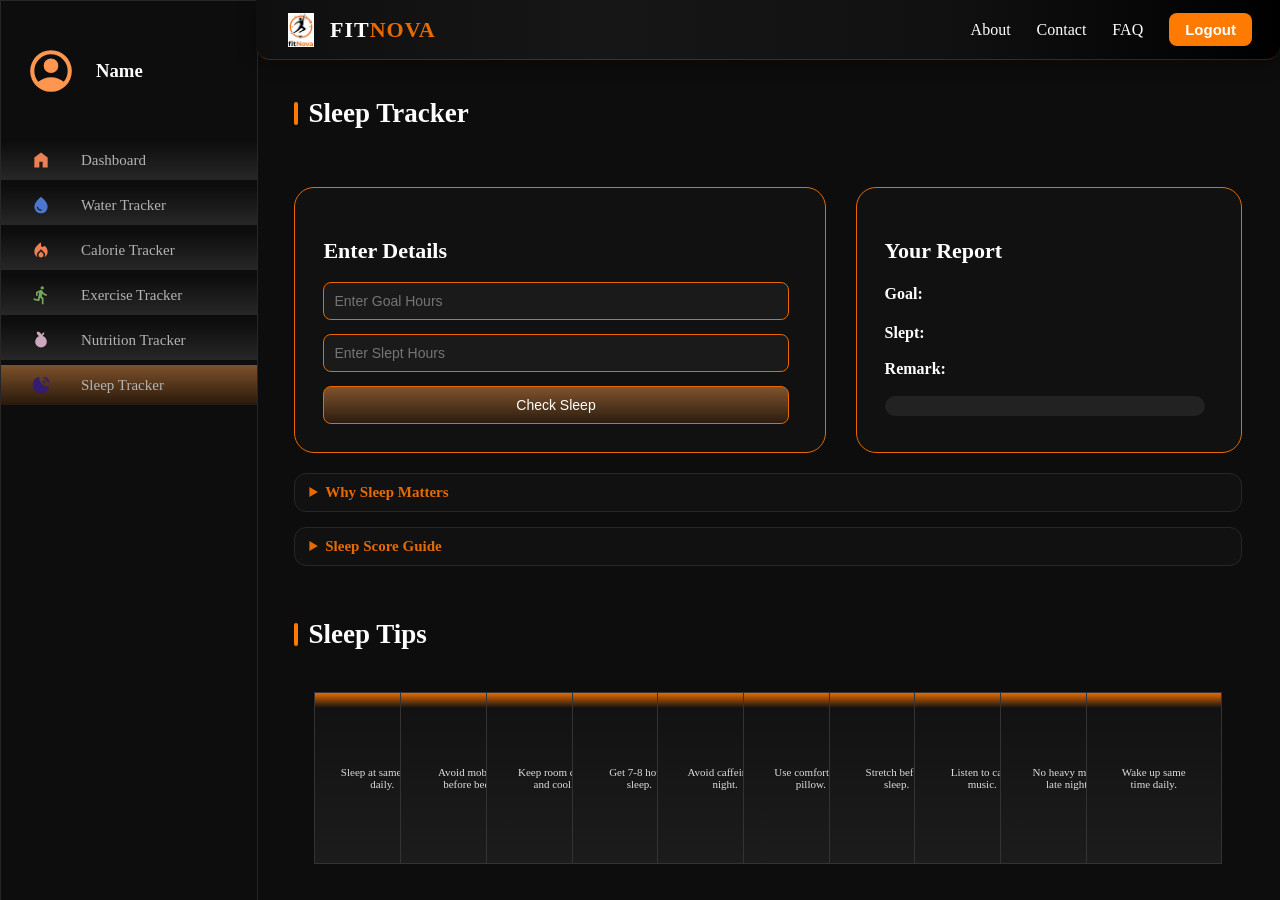
<file: sleep.html>
<!DOCTYPE html>
<html lang="en">
<head>
<meta charset="UTF-8">
<meta name="viewport" content="width=device-width, initial-scale=1.0">
<title>Sleep Tracker</title>
<link rel="stylesheet" href="water.css">

<style>
.sleep-box{
    display:flex;
    gap:30px;
    flex-wrap:wrap;
    margin:40px 3% 0 23%;
}

.sleep-card{
    flex:1;
    min-width:280px;
    background:#111;
    border:1px solid #E66A00;
    border-radius:20px;
    padding:28px 36px 28px 28px; /* more right padding */
    color:white;
    box-shadow:none; /* removed glow */
}

.sleep-card h3{
    font-size:22px;
    margin-bottom:18px;
}

.sleep-card input{
    width:100%;
    padding:10px;
    margin-bottom:14px;
    border-radius:8px;
    border:1px solid #E66A00;
    background:#1a1a1a;
    color:white;
    font-size:14px;
}

.sleep-card button{
    width:100%;
    padding:10px;
    border:none;
    border-radius:8px;
    background:linear-gradient(to bottom,#ee954880,#E66A0020);
    color:white;
    border:1px solid #E66A00;
    cursor:pointer;
    font-size:14px;
}

.report-card{
    flex:0;
    min-width:320px;
}

/* Replace with this exact CSS */

.sleep-card input,
.sleep-card button{
    display:block;
    width:100%;
    box-sizing:border-box;
}

/* Report rows */
.report-row{
    display:flex;
    align-items:center;
    justify-content:flex-start;
    gap:2px;
    margin-bottom:18px;
    font-size:16px;
}

.label{
   /* smaller fixed width */

    font-weight:bold;
}

.value{
    margin-left:0;
    min-width:0;
}

/* remark */
.remark-row .value{
    color:#E66A00;
    font-weight:bold;
}

.progress-sleep{
    width:100%;
    height:20px;
    background:#222;
    border-radius:20px;
    overflow:hidden;
    margin-top:10px;
}

.progress-sleep div{
    width:0%;
    height:100%;
    background:linear-gradient(to right,#b45400,#ee9548);
}

/* details section */
.extra-info{
    margin:20px 3% 0 23%;
}

.extra-info details{
    background:#111;
    border:1px solid #272727; /* changed border */
    border-radius:12px;
    padding:10px 14px;
    margin-bottom:15px;
    color:white;
}

.extra-info summary{
    color:#E66A00;
    font-size:15px;
    font-weight:bold;
    cursor:pointer;
}

.extra-info p{
    margin-top:10px;
    font-size:13px;
    line-height:1.5;
    color:#ddd;
}

/* tips text smaller */
.tip-card{
    font-size:11px !important;
}
</style>
</head>

<body>

<div id="outer">

<div style="display:flex;gap:20px;align-items:center;padding:20px 5px;margin:20px;">
<img id="icon" src="pic/icon.svg">
<h3 id="cname" style="color:#ffffff;">Name</h3>
</div>

<a href="home.html"><div class="box"><img src="pic/home.svg"><span>Dashboard</span></div></a>
<a href="water.html"><div class="box"><img src="pic/water.svg"><span>Water Tracker</span></div></a>
<a href="calorie.html"><div class="box"><img src="pic/calorie.svg"><span>Calorie Tracker</span></div></a>
<a href="exercise.html"><div class="box"><img src="pic/exercise.svg"><span>Exercise Tracker</span></div></a>
<a href="nutrition.html"><div class="box"><img src="pic/nutrition.svg"><span>Nutrition Tracker</span></div></a>
<a href="sleep.html"><div class="box-active"><img src="pic/progress.svg"><span>Sleep Tracker</span></div></a>

</div>

<header class="top-strip">
<div class="brand">
<img src="pic/app.png">
<span>FIT<span style="color:#e66a00">NOVA</span></span>
</div>

<nav class="menu">
<a href="#">About</a>
<a href="#">Contact</a>
<a href="#">FAQ</a>
<button>Logout</button>
</nav>
</header>

<main style="padding-top:50px;">

<div class="title">
<h1>Sleep Tracker</h1>
</div>

<div class="sleep-box">

<!-- Input -->
<div class="sleep-card">
<h3>Enter Details</h3>

<input type="number" id="goal" placeholder="Enter Goal Hours">
<input type="number" id="sleep" placeholder="Enter Slept Hours">

<button onclick="checkSleep()">Check Sleep</button>
</div>

<!-- Report -->
<div class="sleep-card report-card">
<h3>Your Report</h3>

<div class="report-row">
<span class="label">Goal:</span>
<span class="value" id="goalText"></span>
</div>

<div class="report-row">
<span class="label">Slept:&nbsp;&nbsp;</span>
<span class="value" id="sleepText"></span>
</div>

<div class="report-row remark-row">
<span class="label">Remark:&nbsp;&nbsp;</span>
<span class="value" id="remark"></span>
</div>

<div class="progress-sleep">
<div id="bar"></div>
</div>

</div>

</div>

<!-- details -->
<div class="extra-info">

<details>
<summary>Why Sleep Matters</summary>
<p>
Good sleep improves memory, mood, immunity and energy.
Adults should aim for 7 to 8 hours of sleep daily.
</p>
</details>

<details>
<summary>Sleep Score Guide</summary>
<p>
Excellent Sleep = Goal reached.<br>
Almost Reached Goal = Slightly below target.<br>
Need More Rest = Below target.
</p>
</details>

</div>

<div class="title">
<h2>Sleep Tips</h2>
</div>

<div class="tips-container">
<div class="tip-card">Sleep at same time daily.</div>
<div class="tip-card">Avoid mobile before bed.</div>
<div class="tip-card">Keep room dark and cool.</div>
<div class="tip-card">Get 7-8 hours sleep.</div>
<div class="tip-card">Avoid caffeine at night.</div>
<div class="tip-card">Use comfortable pillow.</div>
<div class="tip-card">Stretch before sleep.</div>
<div class="tip-card">Listen to calm music.</div>
<div class="tip-card">No heavy meals late night.</div>
<div class="tip-card">Wake up same time daily.</div>
</div>

</main>

<script>
function checkSleep(){
let goal = parseFloat(document.getElementById("goal").value);
let sleep = parseFloat(document.getElementById("sleep").value);

if(isNaN(goal) || isNaN(sleep) || goal <= 0){
alert("Enter valid values");
return;
}

let percent = (sleep / goal) * 100;
if(percent > 100) percent = 100;

document.getElementById("goalText").innerHTML = goal + " hrs";
document.getElementById("sleepText").innerHTML = sleep + " hrs";
document.getElementById("bar").style.width = percent + "%";

let msg = "";
if(sleep >= goal){
msg = "Excellent";
}
else if(sleep >= goal - 1){
msg = "Almost reached yourGoal";
}
else{
msg = "Need More Rest";
}

document.getElementById("remark").innerHTML = msg;
}
</script>

</body>
</html>
</file>
<file: about.css>
/* =========================
   about.css
   Full Final CSS
   Black + Orange Theme
   ========================= */

/* ---------- RESET ---------- */
* {
    margin: 0;
    padding: 0;
    box-sizing: border-box;
}

/* ---------- BODY ---------- */
body {
    font-family: Arial, sans-serif;
    background: #0b0b0b;
    color: #ffffff;
    padding-top: 80px;
}

/* ---------- HEADER ---------- */
.top-strip {
    width: 100%;
    height: 60px;

    
    padding: 0 28px;

    display: flex;
    justify-content: space-between;
    align-items: center;

    background: linear-gradient(90deg, #0f0f0f, #161616, #111111, #000000);
    

    box-shadow: 0 4px 18px rgba(0, 0, 0, 0.35);
    border-bottom: 1px solid rgba(230, 106, 0, 0.35);

    position: fixed;
    top: 0;
    left: 0;
    z-index: 1000;
}

/* ---------- BRAND ---------- */
.brand {
    display: flex;
    align-items: center;
    gap: 12px;
}

.brand img {
    width: 34px;
    height: 34px;
    object-fit: contain;
}

.brand span {
    color: #ffffff;
    font-size: 22px;
    font-weight: 700;
    letter-spacing: 1px;
}

/* ---------- MENU ---------- */
.menu {
    display: flex;
    align-items: center;
    gap: 24px;
}

.menu a {
    color: #ffffff;
    text-decoration: none;
    font-size: 16px;
    font-weight: 500;
    transition: 0.3s;
}

.menu a:hover {
    color: #E66A00;
}

/* ---------- ICON ---------- */
.menu img {
    width: 24px;
    height: 24px;
    object-fit: contain;
}

/* ---------- LOGOUT BUTTON ---------- */
.menu button {
    border: none;
    outline: none;
    padding: 8px 16px;
    border-radius: 8px;

    background: #E66A00;
    color: #ffffff;
    font-size: 15px;
    font-weight: 600;

    cursor: pointer;
    transition: 0.3s;
}

.menu button:hover {
    background: #ff5c00;
    transform: translateY(-1px);
}

/* ---------- MAIN CONTAINER ---------- */
.container {
    width: 90%;
    max-width: 1100px;
    margin: auto;
    padding: 80px 0 50px;
}


/* ---------- HERO SECTION ---------- */
.hero {
    text-align: center;
    margin-bottom: 50px;
}

.hero h1 {
    font-size: 42px;
    color: #E66A00;
    margin-bottom: 15px;
}

.hero article {
    max-width: 720px;
    margin: auto;
    color: #cccccc;
    line-height: 1.8;
    font-size: 17px;
}

/* ---------- CARDS ---------- */
.grid {
    display: grid;
    grid-template-columns: repeat(auto-fit, minmax(240px, 1fr));
    gap: 22px;
    margin-top: 40px;
}

.card {
    background: #141414;
    padding: 25px;
    border-radius: 18px;
    border: 1px solid #222222;
    box-shadow: 0 6px 20px rgba(0, 0, 0, 0.25);
    transition: 0.3s ease;
}

.card:hover {
    transform: translateY(-6px);
    border-color: #E66A00;
}

.card h3 {
    color: #E66A00;
    margin-bottom: 12px;
    font-size: 22px;
}

.card p {
    color: #d2d2d2;
    line-height: 1.7;
    font-size: 15px;
}

/* ---------- EXTRA SECTION ---------- */
.about-extra {
    margin-top: 60px;
    text-align: center;
}

.about-extra h2 {
    color: #E66A00;
    font-size: 32px;
    margin-bottom: 12px;
}

.about-extra p {
    max-width: 750px;
    margin: auto;
    color: #cfcfcf;
    line-height: 1.8;
}

/* ---------- TOP BUTTON ---------- */
.top-btn {
    margin-top: 35px;
    padding: 12px 22px;
    border: none;
    border-radius: 10px;
    background: #E66A00;
    color: white;
    font-size: 15px;
    font-weight: 600;
    cursor: pointer;
    transition: 0.3s;
}

.top-btn:hover {
    background: #ff5c00;
    transform: translateY(-2px);
}

/* ---------- FOOTER ---------- */
footer {
    margin-top: 60px;
    text-align: center;
    color: #888888;
    font-size: 14px;
    padding-bottom: 20px;
}

/* ---------- RESPONSIVE ---------- */
@media (max-width: 768px) {
    .top-strip {
        width: 100%;
        margin-left: 0;
        border-radius: 0;
        padding: 0 15px;
    }

    .menu {
        gap: 14px;
    }

    .hero h1 {
        font-size: 32px;
    }

    .hero p {
        font-size: 15px;
    }
}



.contributors{
    margin-top:40px;
    display:grid;
    grid-template-columns:repeat(auto-fit,minmax(220px,1fr));
    gap:20px;
}
.dev-card{
    background:#111;
    border:1px solid #272727;
    border-radius:16px;
    padding:30px;
    color:white;
    transition:0.3s;
}

.dev-card:hover{
    border:1px solid #E66A00;
    box-shadow:0 8px 20px rgba(230,106,0,0.20);
}
.dev-work p{
    margin:2px 0;
    color:#ddd;
    font-size:4px;
    
}
.dev-card h3{
    margin-bottom:12px;
    color:#E66A00;
    font-size:18px;
}



.contrib-title{
    margin-top:50px;
    margin-bottom:20px;
    text-align:center;
    color:white;
    font-size:32px;
}
</file>
<file: calorie.css>
#cname {
  color: white;
}

body {
  overflow: scroll;
  background-color: #0D0D0D;
  margin: 0px;
  overflow-x: hidden;
}

#outer {
  height: 100vh;
  width: 20vw;
  background-color: #0D0D0D;
  /* border-radius:10px; */
  position: fixed;
  border: 0.5px solid #272727;
  top: 0px;
  overflow: hidden;
}

.calorie-help {
  margin-bottom: 15px;
  padding: 10px 15px;
  border: 1px solid #272727;
  border-radius: 10px;
  background: linear-gradient(to right, #0c0c0c, #1a1a1a);
  color: #ccc;
  display: flex;
  justify-content: space-between;
  align-items: center;
  font-size: 14px;
}

.calorie-help a {
  color: #E66A00;
  text-decoration: none;
  font-weight: 500;
  transition: 0.3s;
  font-style: italic;
}

.calorie-help a:hover {
  text-shadow: 0 0 8px rgba(230, 106, 0, 0.6);
}

#icon {
  height: 50px;
  width: 50px;
}

.box {
  display: flex;
  gap: 30px;
  background: linear-gradient(to bottom, #0c0c0c, #272727);
  width: 100%;
  /* border-width:0.1px 0px 0.1px 0px ;
    border-style:solid ;
    border-color:#E66A00; */
  align-items: center;
  height: 40px;
  margin-bottom: 5px;
}

.box img {
  height: 20px;
  width: 20px;
  color: #E66A00;
  padding-left: 30px;
}

.box span {
  color: #b3b3b3;
  font-size: 15px;
  display: flex;
  align-items: center;
}

.box-active {
  display: flex;
  gap: 30px;
  background: linear-gradient(to bottom, #ee954880, #E66A0020);
  width: 100%;
  /* border-width:0.1px 0px 0.1px 0px ;
    border-style:solid ;
    border-color:#E66A00; */
  align-items: center;
  height: 40px;
  margin-bottom: 5px;
}

.box-active img {
  height: 20px;
  width: 20px;
  color: #E66A00;
  padding-left: 30px;
}

.box-active span {
  color: #b3b3b3;
  font-size: 15px;
  display: flex;
  align-items: center;
}

a {
  text-decoration: none;
}

.page {
  padding: 20px;
  color: white;
  margin: 20px 3% 0 23%;
}

.section-title {
  display: flex;
  align-items: center;
  gap: 10px;
  margin: 20px 0;
  padding-left: 10px;
}

.section-title .line {
  width: 4px;
  height: 22px;
  background: #FF7A00;
  border-radius: 2px;
}

.cp::before {
  content: "";
  width: 4px;
  height: 20px;
  background: #FF7A00;
  border-radius: 2px;
}

.section-title h2,
.section-title h3 {
  color: #ffffff;
  font-size: 25px;
  font-weight: 600;
  margin: 0;
}

.input-section {
  display: flex;
  gap: 20px;
  margin-bottom: 20px;
  align-items: center;
  flex-wrap: wrap;
}

input {
  background: #1a1a1a;
  border: 1px solid #E66A00;
  padding: 10px;
  color: white;
  border-radius: 8px;

}

button {
  background: linear-gradient(to bottom, #ee954880, #E66A0020);
  padding: 10px 15px;
  color: white;
  border-radius: 8px;
  cursor: pointer;
  box-shadow: 0 0 20px rgba(255, 106, 61, 0.3);
  border-color: #E66A00;
}

button:hover {
  background: #FF9A3C;
}

.list {
  background: #1a1a1a;
  border: 1px solid #E66A00;
  padding: 20px;
  border-radius: 12px;
  margin-top: 20px;
  padding-top: 0px;
}

.item {
  display: grid;
  grid-template-columns: 1fr auto auto;
  align-items: center;
  padding: 12px 10px;
  border-bottom: 1px solid #333;
  gap: 50px;
}

.suggest-box {
  background: linear-gradient(to bottom, #0c0c0c, #272727);
  padding: 15px;
  border-radius: 12px;
  border: 1px solid #E66A00;
  display: flex;
  gap: 15px;
  flex-wrap: wrap;
}

.suggest-box input,
.suggest-box select {
  padding: 8px;
  margin: 5px;
  background: #0d0d0d;
  color: white;
  border: 1px solid #333;
  border-radius: 6px;
}

.suggest-box button {
  padding: 8px;
  margin: 5px;
  background: linear-gradient(to bottom, #ee954880, #E66A0020);
  color: white;
  border: 1px solid #E66A00;
  border-radius: 6px;
}

.total {
  margin-top: 15px;
  font-size: 18px;
  color: #E66A00;
  text-align: right;
  font-weight: 500;
}

.delete-btn {
  position: relative;
  background: none;
  border: none;
  cursor: pointer;
  font-size: 14px;
}

.tooltip {
  position: absolute;
  bottom: 120%;
  right: 0;
  background: #272727;
  color: #fff;
  padding: 4px 8px;
  font-size: 12px;
  border-radius: 6px;
  opacity: 0;
  pointer-events: none;
  transition: 0.2s ease;
  white-space: nowrap;
}

.delete-btn:hover .tooltip {
  opacity: 1;
  transform: translateY(-3px);
}


.item button {
  font-size: 12px;
  padding: 4px;
  color: #FF5C5C;
  cursor: pointer;
  margin-left: 10px;
  font-size: 16px;
}

.item:hover {
  background: rgba(255, 122, 0, 0.08);
}

.goal-box {
  margin-top: 20px;
  display: flex;
  flex-direction: column;
  gap: 20px;
}

.goal-b {
  margin-top: 25px;
  padding-top: 0;
  padding: 20px;
  border-radius: 12px;
  border: 1px solid #E66A00;
  background: linear-gradient(to bottom, #0c0c0c, #272727);
}

.goal-text {
  display: flex;
  justify-content: space-between;
  font-size: 14px;
  color: #B3B3B3;
  padding-left: 10px;
}

.goal-text span {
  color: #E66A00;
  font-weight: 500;
}

#percent {
  padding-right: 10px;
}

.progress-bar {
  width: 100%;
  height: 18px;
  background: #333;
  border-radius: 12px;
  overflow: hidden;
  position: relative;
}

.progress {
  height: 100%;
  width: 0%;
  background: linear-gradient(to right, #FF7A00, #FF9A3C);
  transition: width 0.4s ease;
  border-radius: 12px;
}

.goal-msg {
  font-size: 14px;
  color: #e66a00;
  font-weight: 500;
}

.goal-input {
  display: flex;
  gap: 30px;
}

.total.exceeded {
  color: #FF5C5C;
}

#auto-msg {
  color: #ffffff;
  margin-top: 0;
  display: none;
  font-size: 13px;
}

#food,
#calories,
#activity,
#weight,
#goalType {
  flex: 1;
}

@media (max-width: 768px) {
  #outer {
    width: 73px;
  }

  #outer span {
    display: none;
  }
}

.list-table {
  width: 100%;
  border-collapse: collapse;
  background: #1a1a1a;
  border: 1px solid #272727;
  border-radius: 12px;
  overflow: auto;
}

.list-table caption {
  text-align: left;
  padding: 20px 10px;
  font-weight: 600;
  color: #e66a00;
}

.list-table th,
.list-table td {
  padding: 12px;
  text-align: left;
}

.list-table thead {
  background: #111;
  border-bottom: 1px solid #e66a00;
}

.list-table tbody tr {
  border-bottom: 1px solid #333;
}

.list-table tbody tr:hover {
  background: #1f1f1f;
}

.list-table tfoot {
  background: #111;
  color: #FF7A00;
  font-weight: bold;
}

.delete-btn {
  background: none;
  border: none;
  color: #e66a00;
  cursor: pointer;
}



/* header */
.top-strip {
  width: 80%;
  height: 60px;

  margin-left: 20%;
  padding: 0 28px;

  display: flex;
  justify-content: space-between;
  align-items: center;

  background: linear-gradient(90deg, #0f0f0f, #161616, #111, #000);
  border-bottom: 1px solid rgba(255, 122, 0, 0.25);
  border-radius: 0 0 14px 14px;
  box-shadow: 0 4px 18px rgba(0, 0, 0, 0.35);

  box-sizing: border-box;
  position: fixed;
  top: 0;
  left: 0;
  z-index: 1000;
}

/* LEFT SIDE BRAND */
.brand {
  display: flex;
  align-items: center;
  gap: 12px;
}

.brand img {
  width: 34px;
  height: 34px;
  object-fit: contain;
}

.brand span {
  color: #ffffff;
  font-size: 22px;
  font-weight: 700;
  letter-spacing: 1px;
}

/* RIGHT SIDE MENU */
.menu {
  display: flex;
  align-items: center;
  gap: 26px;
}

.menu a {
  color: #ffffff;
  text-decoration: none;
  font-size: 16px;
  font-weight: 500;
  transition: 0.3s;
}

.menu a:hover {
  color: #ff7a00;
}

/* LOGOUT BUTTON */
.menu button {
  border: none;
  outline: none;
  padding: 8px 16px;
  border-radius: 8px;

  background: #ff7a00;
  color: #fff;
  font-size: 15px;
  font-weight: 600;
  cursor: pointer;
  transition: 0.3s;
}

.menu button:hover {
  background: #ff5c00;
  transform: translateY(-1px);
}

.menu button:hover {
  background: #ff5c00;
  transform: translateY(-1px);
}
</file>
<file: contact.css>
/* =========================
   contact.css Full Final
   ========================= */

/* ---------- RESET ---------- */
* {
    margin: 0;
    padding: 0;
    box-sizing: border-box;
}

/* ---------- BODY ---------- */
body {
    background: #0D0D0D;
    font-family: Arial, sans-serif;
    color: white;
    overflow-x: hidden;
    padding-top: 80px;
}

/* ---------- HEADER ---------- */
.top-strip {
    width: 100%;
    min-height: 70px;
    padding: 0 14px;

    display: flex;
    justify-content: space-between;
    align-items: center;

    background: linear-gradient(90deg, #0f0f0f, #161616, #111111, #000000);
    border-bottom: 1px solid rgba(230, 106, 0, 0.35);
    box-shadow: 0 4px 18px rgba(0, 0, 0, 0.35);

    position: fixed;
    top: 0;
    left: 0;
    z-index: 1000;
}

/* ---------- BRAND ---------- */
.brand {
    display: flex;
    align-items: center;
    gap: 12px;
}

.brand img {
    width: 34px;
    height: 34px;
    object-fit: contain;
}

.brand span {
    color: #ffffff;
    font-size: 22px;
    font-weight: 700;
}

/* ---------- MENU ---------- */
.menu {
    display: flex;
    align-items: center;
    gap: 10px;
}

.menu a {
    color: white;
    text-decoration: none;
    font-size: 15px;
    padding: 6px 8px;
    border-radius: 8px;
    transition: 0.3s;
}

.menu a:hover {
    color: #E66A00;
    background: rgba(230,106,0,0.08);
}

.menu button {
    border: none;
    padding: 8px 12px;
    border-radius: 8px;
    background: #E66A00;
    color: white;
    font-size: 14px;
    font-weight: 600;
    cursor: pointer;
}

.menu button:hover {
    background: #ff5c00;
}

/* ---------- PAGE ---------- */
.page {
    width: 75%;
    margin: 20px auto 0 23%;
    padding: 20px;
}

/* ---------- TITLE ---------- */
.page h1,
.page h2 {
    color: #ffffff;
    margin-bottom: 20px;
    font-size: 42px;
    font-weight: 100; 
    padding-left:10px;
}

/* ---------- CONTACT BOX ---------- */
.contact-box {
    width: 100%;
    max-width: 760px;

    background: linear-gradient(to bottom, #0c0c0c, #272727);
    border: 1px solid #E66A00;
    border-radius: 18px;

    padding: 30px 35px;   /* left + right space fixed */
    box-shadow: 0 0 20px rgba(230,106,0,0.2);
}

/* ---------- DESCRIPTION ---------- */
.contact-desc {
    color: #cccccc;
    margin-bottom: 18px;
    line-height: 1.7;
}

/* ---------- INPUTS ---------- */
.contact-box input,
.contact-box textarea {
    width: 100%;
    display: block;

    margin-bottom: 16px;
    padding: 12px 14px;

    background: #0d0d0d;
    border: 1px solid #333333;
    border-radius: 10px;

    color: white;
    font-size: 15px;
}

/* ---------- FOCUS ---------- */
.contact-box input:focus,
.contact-box textarea:focus {
    outline: none;
    border-color: #E66A00;
    box-shadow: 0 0 8px rgba(230,106,0,0.35);
}

/* ---------- TEXTAREA ---------- */
.contact-box textarea {
    min-height: 150px;
    resize: vertical;
}

/* ---------- BUTTON ---------- */
.contact-box button {
    background: #E66A00;
    color: white;
    border: none;

    padding: 12px 22px;
    border-radius: 10px;

    cursor: pointer;
    font-size: 15px;
    font-weight: 600;
    transition: 0.3s;
}

.contact-box button:hover {
    background: #ff5c00;
    transform: translateY(-2px);
}

/* ---------- SUCCESS ---------- */
.success-msg {
    margin-top: 12px;
    color: #22C55E;
}

/* ---------- MOBILE ---------- */
@media (max-width: 900px) {
    .page {
        width: 92%;
        margin: 20px auto;
    }

    .contact-box {
        padding: 22px;
    }
}

@media (max-width: 768px) {
    .top-strip {
        flex-wrap: wrap;
        padding: 10px;
    }

    .menu {
        width: 100%;
        justify-content: center;
        flex-wrap: wrap;
    }

    .page h1,
    .page h2 {
        font-size: 30px;
    }
}
</file>
<file: exercise.css>
#cname {
  color: white;
}

body {
  overflow: scroll;
  background-color: #0D0D0D;
  margin: 0px;
  overflow-x: hidden;
}

#outer {
  height: 100vh;
  width: 20vw;
  background-color: #0D0D0D;
  border-radius: 10px;
  position: fixed;
  border: 0.5px solid #272727;
  top: 0px;
  overflow: hidden;
}

#icon {
  height: 50px;
  width: 50px;
}

.box {
  display: flex;
  gap: 30px;
  background: linear-gradient(to bottom, #0c0c0c, #272727);
  width: 100%;
  /* border-width: 0.1px 0px 0.1px 0px;
  border-style: solid;
  border-color: #E66A00; */
  align-items: center;
  height: 40px;
  margin-bottom: 5px;
}

.box img {
  height: 20px;
  width: 20px;
  color: #E66A00;
  padding-left: 30px;
}

.box span {
  color: #b3b3b3;
  font-size: 15px;
  display: flex;
  align-items: center;
}

a {
  text-decoration: none;
}

.page>* {
  margin-bottom: 20px;
}

.page {
  padding: 20px;
  color: white;
  margin: 20px 3% 0 23%;
}

.box-active {
  display: flex;
  gap: 30px;
  background: linear-gradient(to bottom, #ee954880, #E66A0020);
  width: 100%;
  /* border-width: 0.1px 0px 0.1px 0px;
  border-style: solid;
  border-color: #E66A00; */
  align-items: center;
  height: 40px;
  margin-bottom: 5px;
}

.box-active img {
  height: 20px;
  width: 20px;
  color: #E66A00;
  padding-left: 30px;
}

.box-active span {
  color: #b3b3b3;
  font-size: 15px;
  display: flex;
  align-items: center;
}

.section-title {
  display: flex;
  align-items: center;
  gap: 10px;
  margin: 20px 0;
  padding-left: 10px;
}

.section-title .line {
  width: 4px;
  height: 22px;
  background: #FF7A00;
  border-radius: 2px;

}

.section-title h2,
.section-title h3 {
  color: #ffffff;
  font-size: 25px;
  font-weight: 600;
  margin: 0;
}

.section-title h3 {
  font-size: 18px;
}

.input-section {
  display: flex;
  gap: 15px;
  align-items: center;
  width: 100%;
}

.input-section button {
  flex-shrink: 0;
  padding: 10px 18px;
}

.input-section input {
  flex: 1;
  min-width: 0;
}

input {
  background: #1a1a1a;
  border: 1px solid #E66A00;
  padding: 10px;
  color: white;
  border-radius: 8px;
}

button {
  background: linear-gradient(to bottom, #ee954880, #E66A0020);
  padding: 10px 15px;
  color: white;
  border-radius: 8px;
  cursor: pointer;
  box-shadow: 0 0 20px rgba(255, 106, 61, 0.3);
  border-color: #E66A00;
}

button:hover {
  background: #FF9A3C;
}

.list {
  background: #1a1a1a;
  border: 1px solid #E66A00;
  padding: 15px;
  border-radius: 12px;
}

.item {
  display: grid;
  grid-template-columns: 1fr auto auto auto;
  align-items: center;
  padding: 10px 5px;
  border-bottom: 1px solid #333;
  gap: 10px;
}

.item:hover {
  background: #1f1f1f;
  border-radius: 8px;
}

.suggest-box {
  background: linear-gradient(to bottom, #0c0c0c, #272727);
  padding: 15px;
  border-radius: 12px;
  border: 1px solid #E66A00;
}

.suggest-left:hover,
.suggest-right:hover {
  box-shadow: 0 0 20px #E66A0020;
}

.suggest-box input,
.suggest-box select {
  padding: 8px;
  margin: 5px;
  background: #0d0d0d;
  color: white;
  border: 1px solid #333;
  border-radius: 6px;
}

.suggest-wrapper {
  display: flex;
  gap: 25px;
  margin-bottom: 30px;
  transition: 0.3s;
  flex-wrap: wrap;
}

.suggest-left {
  width: 260px;
  background: #0c0c0c;
  border: 1px solid #E66A00;
  border-radius: 16px;
  padding: 20px;

  display: flex;
  flex-direction: column;
  gap: 15px;
}

.suggest-left select {
  padding: 10px;
  background: #0d0d0d;
  color: white;
  border: 1px solid #333;
  border-radius: 8px;
}

.suggest-right {
  flex: 1;
  background: #0c0c0c;
  border: 1px solid #E66A00;
  border-radius: 16px;
  padding: 20px;
  flex-direction: row;
  display: flex;
  align-items: center;
  justify-content: space-evenly;
  gap: 20px;
  flex-wrap: wrap;
}

.placeholder {
  color: #aaa;
}

.suggest-left {
  display: flex;
  flex-direction: column;
  gap: 15px;
  width: 260px;
}

.suggest-left h3 {
  font-size: 18px;
  color: white;
  margin-bottom: 5px;
}

.suggest-right img {
  width: 120px;
  height: 120px;
  object-fit: contain;

  background: #1a1a1a;
  padding: 10px;
  border-radius: 12px;

  box-shadow: 0 0 15px #E66A0030;
  transition: 0.3s;
}

.suggest-right img:hover {
  transform: scale(1.05);
  box-shadow: 0 0 25px #E66A0060;
}

.goal-input {
  display: flex;
  gap: 10px;
  margin-bottom: 15px;
}

.goal-box {
  margin-top: 25px;
  padding: 20px;
  border-radius: 12px;
  border: 1px solid #E66A00;
  background: linear-gradient(to bottom, #0c0c0c, #272727);
}

.goal-top {
  display: flex;
  justify-content: space-between;
  margin-top: 14px;
  margin-bottom: 15px;
  font-size: 15px;
  color: #e66a00;
}

.goal-text {
  display: flex;
  justify-content: space-between;
  margin-bottom: 10px;
}

.goal-input {
  display: flex;
  gap: 10px;
  margin-bottom: 10px;
}

.progress-bar {
  width: 100%;
  height: 16px;
  background: #1a1a1a;
  border-radius: 10px;
  overflow: hidden;
  margin-bottom: 10px;
  border: #0d0d0d solid 1px;
}

.progress {
  height: 100%;
  width: 0%;
  background: linear-gradient(to right, #FF7A00, #FF9A3C);
  transition: 0.3s;
  box-shadow: 0 0 10px #E66A0020;
}

.total {
  margin-top: 15px;
  font-size: 18px;
  color: #E66A00;
}

.table-header {
  display: flex;
  justify-content: space-between;
  align-items: center;
}

.total {
  font-size: 18px;
  color: #FF7A00;
}

.delete-btn {
  background: none;
  border: none;
  color: #FF5C5C;
  cursor: pointer;
  position: relative;
}

.tooltip {
  position: absolute;
  bottom: 120%;
  right: 0;
  background: #272727;
  color: #fff;
  padding: 4px 8px;
  font-size: 12px;
  border-radius: 6px;
  opacity: 0;
  transition: 0.2s;
}

.delete-btn:hover .tooltip {
  opacity: 1;
}

#exercise-suggest {
  font-size: 16px;
  color: #ccc;
  text-align: center;
  max-width: 200px;
}

.exercise-card {
  display: flex;
  flex-direction: column;
  align-items: center;
  text-align: center;
  gap: 8px;
}

.exercise-card img {
  width: 130px;
  height: 100px;
  object-fit: contain;

  background: #1a1a1a;
  padding: 10px;
  border-radius: 12px;

  box-shadow: 0 0 20px rgba(230, 106, 0, 0.4);
  transition: 0.3s;
}

.exercise-card img:hover {
  transform: scale(1.08);
  box-shadow: 0 0 30px rgba(230, 106, 0, 0.7);
}

.exercise-card span {
  display: block;
  margin-top: 8px;
  font-size: 14px;
  color: #E66A00;
}

@media (max-width: 768px) {
  #outer {
    width: 73px;
  }

  #outer span {
    display: none;
  }
}

#burn-msg {
  margin-top: 10px;
  font-size: 14px;
  color: #e66a00;
  font-weight: 500;
}

.styled-table {
  width: 100%;
  border-collapse: collapse;
  background: #1a1a1a;
  border: 1px solid #E66A00;
  border-radius: 12px;
  overflow: hidden;
}

.styled-table caption {
  text-align: left;
  padding: 10px;
  color: #FF7A00;
  font-weight: 600;
}

.styled-table thead {
  background: #0d0d0d;
}

.styled-table th,
.styled-table td {
  padding: 12px;
  text-align: left;
}

.styled-table tbody tr {
  border-bottom: 1px solid #333;
}

.styled-table tbody tr:hover {
  background: #1f1f1f;
}

.styled-table tfoot {
  background: #0d0d0d;
  color: #FF7A00;
  font-weight: 600;
}

.video-container {
  display: flex;
  justify-content: center;
  gap: 30px;
  flex-wrap: wrap;

  margin-top: 15px;
}

.video-container iframe {
  width: 320px;
  height: 180px;

  border-radius: 14px;
  border: 1px solid #E66A00;

  box-shadow: 0 0 18px rgba(230, 106, 0, 0.35);
}





/* header */
.top-strip {
  width: 80%;
  height: 60px;

  margin-left: 20%;
  padding: 0 28px;

  display: flex;
  justify-content: space-between;
  align-items: center;

  background: linear-gradient(90deg, #0f0f0f, #161616, #111, #000);
  border-radius: 0 0 14px 14px;

  box-shadow: 0 4px 18px rgba(0, 0, 0, 0.35);
  border-bottom: 1px solid rgba(255, 122, 0, 0.25);
  box-sizing: border-box;
  position: fixed;
  top: 0;
  left: 0;
  z-index: 1000;
}

/* LEFT SIDE BRAND */
.brand {
  display: flex;
  align-items: center;
  gap: 12px;
}

.brand img {
  width: 34px;
  height: 34px;
  object-fit: contain;
}

.brand span {
  color: #ffffff;
  font-size: 22px;
  font-weight: 700;
  letter-spacing: 1px;
}

/* RIGHT SIDE MENU */
.menu {
  display: flex;
  align-items: center;
  gap: 26px;
}

.menu a {
  color: #ffffff;
  text-decoration: none;
  font-size: 16px;
  font-weight: 500;
  transition: 0.3s;
}

.menu a:hover {
  color: #ff7a00;
}

/* LOGOUT BUTTON */
.menu button {
  border: none;
  outline: none;
  padding: 8px 16px;
  border-radius: 8px;

  background: #ff7a00;
  color: #fff;
  font-size: 15px;
  font-weight: 600;
  cursor: pointer;
  transition: 0.3s;
}

.menu button:hover {
  background: #ff5c00;
  transform: translateY(-1px);
}

.video-container {
  display: flex;
  gap: 15px;
  margin-top: 15px;
  flex-wrap: wrap;
}

.video-container iframe {
  width: 300px;
  height: 180px;
  border-radius: 10px;
  border: none;
  box-shadow: 0 0 10px rgba(230, 106, 0, 0.3);
}

.exercise-card iframe {
  width: 220px;
  height: 140px;
  border-radius: 12px;
  border: none;
  box-shadow: 0 0 20px rgba(230, 106, 0, 0.4);
  transition: 0.3s;
}

.exercise-card iframe:hover {
  transform: scale(1.05);
}
</file>
<file: faq.css>
/* =========================
   faq.css Full Final
   Keep Brand Image Same
   Black + Orange Theme
   ========================= */

/* ---------- RESET ---------- */
* {
    margin: 0;
    padding: 0;
    box-sizing: border-box;
}

/* ---------- BODY ---------- */
body {
    background: #0D0D0D;
    font-family: Arial, sans-serif;
    color: #ffffff;
    overflow-x: hidden;
    padding-top: 80px;
}

/* ---------- HEADER ---------- */
.top-strip {
    width: 100%;
    min-height: 70px;
    padding: 0 14px;

    display: flex;
    justify-content: space-between;
    align-items: center;

    background: linear-gradient(90deg, #0f0f0f, #161616, #111111, #000000);
    border-bottom: 1px solid rgba(230, 106, 0, 0.35);
    box-shadow: 0 4px 18px rgba(0, 0, 0, 0.35);

    position: fixed;
    top: 0;
    left: 0;
    z-index: 1000;
}

/* ---------- BRAND ---------- */
.brand {
    display: flex;
    align-items: center;
    gap: 12px;
}

.brand img {
    width: 34px;
    height: 34px;
    object-fit: contain;
}

.brand span {
    color: #ffffff;
    font-size: 22px;
    font-weight: 700;
    letter-spacing: 1px;
}

/* ---------- MENU ---------- */
.menu {
    display: flex;
    align-items: center;
    gap: 10px;
    flex-wrap: nowrap;
}

.menu a {
    color: #ffffff;
    text-decoration: none;
    font-size: 15px;
    font-weight: 500;
    padding: 6px 8px;
    border-radius: 8px;
    transition: 0.3s ease;
}

.menu a:hover {
    color: #E66A00;
    background: rgba(230, 106, 0, 0.08);
}

/* ---------- LOGOUT BUTTON ---------- */
.menu button {
    border: none;
    outline: none;

    padding: 8px 12px;
    border-radius: 8px;

    background: #E66A00;
    color: #ffffff;

    font-size: 14px;
    font-weight: 600;
    cursor: pointer;

    transition: 0.3s ease;
    white-space: nowrap;
}

.menu button:hover {
    background: #ff5c00;
    transform: translateY(-1px);
}

/* ---------- PAGE ---------- */
.page {
    width: 75%;
    margin: 20px auto 0 23%;
    color: white;
}

/* ---------- TITLE ---------- */
.section-title {
    margin-bottom: 25px;
}

.section-title h2 {
    font-size: 42px;
    color: #ffffff;
    font-weight: 100;
}

/* ---------- FAQ CONTAINER ---------- */
.faq-container {
    width: 75%;
}

/* ---------- FAQ ITEM ---------- */
.faq-item {
    border: 1px solid #E66A00;
    border-radius: 14px;
    margin-bottom: 18px;
    overflow: hidden;

    background: linear-gradient(90deg, #0c0c0c, #1a1a1a, #111111);
    box-shadow: 0 4px 14px rgba(0, 0, 0, 0.25);
    transition: 0.3s ease;
}

.faq-item:hover {
    transform: translateY(-2px);
    box-shadow: 0 8px 20px rgba(230, 106, 0, 0.12);
}

/* ---------- QUESTION ---------- */
.faq-question {
    width: 100%;
    background: transparent;
    border: none;
    color: white;

    padding: 18px 22px;
    font-size: 17px;
    font-weight: 500;
    text-align: left;

    cursor: pointer;

    display: flex;
    justify-content: space-between;
    align-items: center;
}

/* ---------- ICON ---------- */
.faq-question .icon {
    font-size: 26px;
    font-weight: bold;
    color: #E66A00;
    transition: transform 0.3s ease;
}

/* ---------- ANSWER ---------- */
.faq-answer {
    max-height: 0;
    overflow: hidden;
    transition: max-height 0.4s ease;
    padding: 0 22px;
}

.faq-answer p {
    color: #cfcfcf;
    line-height: 1.7;
    margin: 0 0 18px;
    font-size: 15px;
}

/* ---------- ACTIVE ---------- */
.faq-item.active .faq-answer {
    max-height: 200px;
}

.faq-item.active .icon {
    transform: rotate(45deg);
}

/* ---------- RESPONSIVE ---------- */
@media (max-width: 1024px) {
    .page {
        width: 92%;
        margin: 20px auto;
    }

    .faq-container {
        width: 100%;
    }
}

@media (max-width: 768px) {
    .top-strip {
        padding: 10px;
        gap: 8px;
        flex-wrap: wrap;
    }

    .menu {
        width: 100%;
        justify-content: center;
        flex-wrap: wrap;
    }

    .section-title h2 {
        font-size: 32px;
    }

    .faq-question {
        font-size: 15px;
        padding: 15px;
    }
}
</file>
<file: feedback.css>
/* feedback.css */

/* ---------- RESET ---------- */
*{
    margin:0;
    padding:0;
    box-sizing:border-box;
}

/* ---------- BODY ---------- */
body{
    font-family:Arial, sans-serif;
    background:#0b0b0b;
    color:white;
    padding-top:80px;
}

/* ---------- HEADER ---------- */
.top-strip{
    width:100%;
    height:60px;
    padding:0 28px;
    display:flex;
    justify-content:space-between;
    align-items:center;
    background:linear-gradient(90deg,#0f0f0f,#161616,#111111,#000000);
    border-bottom:1px solid rgba(230,106,0,0.35);
    
    position:fixed;
    top:0;
    left:0;
    z-index:1000;
    box-shadow:0 4px 18px rgba(0,0,0,0.35);
}

/* ---------- BRAND ---------- */
.brand{
    display:flex;
    align-items:center;
    gap:12px;
}

.brand img{
    width:34px;
    height:34px;
}

.brand span{
    font-size:22px;
    font-weight:700;
    color:white;
}

/* ---------- MENU ---------- */
.menu{
    display:flex;
    align-items:center;
    gap:24px;
}

.menu a{
    color:white;
    text-decoration:none;
    font-size:16px;
    transition:0.3s;
}

.menu a:hover{
    color:#E66A00;
}

.menu img{
    width:24px;
    height:24px;
}

.menu button{
    border:none;
    padding:8px 16px;
    border-radius:8px;
    background:#E66A00;
    color:white;
    cursor:pointer;
    font-weight:600;
    transition:0.3s;
}

.menu button:hover{
    background:#e66a00;
}

/* ---------- MAIN ---------- */
.container{
    width:90%;
    max-width:900px;
    margin:auto;
    padding:50px 0;
}

/* ---------- HERO ---------- */
.hero{
    text-align:center;
    margin-bottom:35px;
}

.hero h1{
    font-size:42px;
    color:#E66A00;
    margin-bottom:12px;
}

.hero p{
    color:#cccccc;
    max-width:700px;
    margin:auto;
    line-height:1.8;
}

/* ---------- FEEDBACK BOX ---------- */
.feedback-box{
    background:#141414;
    padding:35px;
    border-radius:20px;
    border:1px solid #222;
    box-shadow:0 10px 30px rgba(0,0,0,0.35);
}

/* ---------- INPUTS ---------- */
.input-group{
    margin-bottom:22px;
}

.input-group label{
    display:block;
    margin-bottom:8px;
    color:#E66A00;
    font-weight:600;
}

.input-group input,
.input-group select,
.input-group textarea{
    width:100%;
    padding:14px;
    border-radius:10px;
    border:1px solid #333;
    background:#0d0d0d;
    color:white;
    font-size:15px;
    outline:none;
    transition:0.3s;
}

.input-group input:focus,
.input-group select:focus,
.input-group textarea:focus{
    border-color:#E66A00;
    box-shadow:0 0 8px rgba(230,106,0,0.3);
}

/* ---------- BUTTON ---------- */
.submit-btn{
    width:100%;
    padding:14px;
    border:none;
    border-radius:10px;
    background:linear-gradient(90deg,#E66A00,#ff8c1a);
    color:white;
    font-size:16px;
    font-weight:700;
    cursor:pointer;
    transition:0.3s;
}

.submit-btn:hover{
    transform:translateY(-2px);
    box-shadow:0 8px 20px rgba(230,106,0,0.3);
}

/* ---------- EXTRA ---------- */
.extra-section{
    margin-top:45px;
    text-align:center;
}

.extra-section h2{
    color:#E66A00;
    margin-bottom:10px;
    font-size:30px;
}

.extra-section p{
    color:#cccccc;
    max-width:700px;
    margin:auto;
    line-height:1.8;
}

/* ---------- FOOTER ---------- */
.footer{
    text-align:center;
    margin-top:40px;
    color:#888;
    font-size:14px;
}

/* ---------- RESPONSIVE ---------- */
@media(max-width:768px){

    .hero h1{
        font-size:32px;
    }

    .feedback-box{
        padding:22px;
    }

    .menu{
        gap:14px;
    }

}
</file>
<file: home.css>
#cname{
  color: white;
}

body{
    overflow:scroll;
    background-color: #0D0D0D;
    margin:0px;
    overflow-x:hidden;
}

#himg{
     width:100%;
        height:100vh;
        object-fit:cover;
        filter:blur(2px) brightness(55%);
        transform:scale(1.05);
}
#hdiv{ 
        position:absolute;
        top:18%;
        left:50%;
        transform:translateX(-50%);
        font-size:78px;
        font-weight:800;
        font-family:Poppins, sans-serif;
        letter-spacing:2px;
        color:white;
        text-shadow:0 4px 20px rgba(0,0,0,0.45);
    }

#hhdiv{
     position:absolute;
        top:43%;
        left:50%;
        transform:translate(-50%,-50%);
        width:80%;
        text-align:center;
        font-size:58px;
        font-weight:600;
        font-family:Poppins, sans-serif;
        color:white;
        line-height:1.25;
        text-shadow:0 4px 20px rgba(0,0,0,0.45);
}
#ha{
    position:absolute;
        top:68%;
        left:50%;
        transform:translate(-50%,-50%);
        padding:18px 48px;
        background:linear-gradient(135deg,#ff8a00,#ff6600);
        color:white;
        text-decoration:none;
        font-size:30px;
        font-weight:700;
        font-family:Poppins, sans-serif;
        border-radius:14px;
        box-shadow:0 10px 30px rgba(255,122,0,0.35);
}

#outer{
    padding-top:150px;
    height:100vh;
    width:2vw;
    background-color:#0D0D0D;
    position:fixed;
    top:0px;
    display:flex;
    overflow:hidden;
    flex-direction:column;
}
.box-last{
    display:flex;
    width:100%;
    height:40px;
    margin-bottom:5px;
    margin-top:auto;
    justify-content:center;
}
.box-last button{
    background: linear-gradient(to bottom, #ee954880, #E66A0020);
    border:0.1px solid rgb(225, 105, 6) ;
    color:white;
    height:30px;
    width:100px;
}

button:hover{
    box-shadow:0 0 10px rgba(255, 106, 61, 0.6);
}

#icon{
    height:50px;
    width:50px;
}

.box{
    display:flex;
    gap:30px;
    background: linear-gradient(to bottom, #0c0c0c, #272727);
    width:100%;
    align-items:center;
    height:40px;
    margin-bottom:5px;
}

.box img{
    height:20px;
    width:20px;
    color:#E66A00;
    padding-left:5px;
}

.box span{
    color:#b3b3b3;
    font-size:15px;
    display:flex;
    align-items:center;
}
.box-active{
    display:flex;
    gap:30px;
    background: linear-gradient(to bottom, #ee954880, #E66A0020);
    width:100%;
    align-items:center;
    height:40px;
    margin-bottom:5px;
}

.box-active img{
    height:20px;
    width:20px;
    color:#E66A00;
    padding-left:5px;
}

.box-active span{
    color:#b3b3b3;
    font-size:15px;
    display:flex;
    align-items:center;
}
a{
    text-decoration:none;
}

.box:hover{
    box-shadow: 0 0 20px rgba(255, 106, 61, 0.4);
    transform: translateY(6px);
}

/* for home 1st div */

#first{
    margin:20px 10% 0px 10%; 
    border-radius: 16px;
    padding: 30px 40px;
    border: 0.1px solid #E66A00;
    background: linear-gradient(to bottom, #0c0c0c, #272727);
    box-shadow: 0 0 20px rgba(255, 106, 61, 0.4);
}

#first h1{
    margin: 0 0 10px 0;
    font-size: 28px;
    color: #ffffff;
}

#desc{
    margin: 0 0 15px 0;
    font-size: 16px;
    color: #b3b3b3; 
}

#motivation{
    margin: 0;
    font-size: 15px;
    color: #FF7A00;
    display:flex;
    align-items:center;
    gap:10px;
}

#motivation img{
    height:20px;
    width:20px;
}



/* 2nd div */


.title h1,h2{
    color: #FFFFFF;
    font-size: 25px;
}

.title {
  display: flex;
  align-items: center;
  gap: 10px;
  margin: 30px 0px 20px 10%;
}

.title::before {
  content: "";
  width: 4px;
  height: 20px;
  background: #FF7A00;
  border-radius: 2px;
}

#second{
    display: flex;
    gap: 20px;
    margin: 0px 13% 0px 10%;
    overflow-x:auto;
    animation: moveSide 2s ease-in-out infinite alternate;
}
@keyframes moveSide {
  from {
    transform: translateX(0%);
  }
  to {
    transform: translateX(2vw);
  }
}
.add{
    flex: 1;
    gap:60px;
    display:flex;
    background: #1A1A1A;
    border: 1px solid #333333;
    border-radius: 12px;
    padding: 10px;
    transition: 0.3s;
    text-align:center;
}
.add img{
    height:100px;
    width:100px;
}
div h4{
    color:white;
}

.label {
  color: #B3B3B3;
  font-size: 14px;
}

.p1 {
  color: #FF7A00;
  font-size: 22px;
  margin: 5px 0;
}

.p2 {
  color: #808080;
  font-size: 13px;
}


/* 3rd div */

.action{
    display: grid;
    grid-template-columns: repeat(3, 1fr);
    gap: 20px;
    margin:0px 10% 0px 10%;
    flex-wrap: wrap;
}

.action a{
    text-decoration:none;
    display:inline-block;
}

.act {
    background: linear-gradient(145deg, #1a1a1a, #111);
    border: 0.1px solid #ff6a3d;
    border-radius: 14px;
    padding: 22px;          
    display:flex;
    flex-direction:column;
    justify-content:center;
    align-items:center;
    transition: all 0.3s ease;
}

.act img {
    width: 28px;          
    height: 28px;
    display: block;
    margin-bottom: 10px;
}
.act p {
    color: #fff;
    font-size: 14px;
    margin: 0;
}
.act:hover {
    transform: translateY(-6px);
    box-shadow: 0 0 20px rgba(255, 106, 61, 0.4); 
    border-color: #ff8c5a;
}
.act:active {
    transform: scale(0.96);
}



/* 4th div */

.cards {
    display: grid;
    grid-template-columns: repeat(auto-fit, minmax(180px, 1fr));
    gap:20px;
    margin:0px 10% 50px 10%;
    flex-wrap: wrap;
}


.card {
    border-radius: 16px;
    padding: 20px;
    text-align: center;
    border: 0.1px solid #E66A00;
    box-shadow: 0 6px 15px rgba(255, 255, 255,0.15);
    background: linear-gradient(to bottom, #0c0c0c, #272727);
}


.card:hover {
    transform: translateY(-5px);
    box-shadow: 0 10px 25px rgba(255, 106, 61, 0.5);
}

.card h3 {
    margin: 10px 0 5px;
    color: #ffffff;
    display:flex;
    align-items:center;
    gap:10px;
    justify-content: center;
}

.card p {
    margin: 0;
    font-size: 14px;
    color: #b3b3b3;
}


@media (max-width: 768px) {
  #outer {
    width: 73px;
  }

  #outer span {
    display: none;
  }
}
.card,.add,.act{
backdrop-filter: blur(8px);
box-shadow:0 12px 30px rgba(0,0,0,.35);
}




/* header */
.top-strip{
    width:100%;
    height:60px;
    padding:0 28px;
    display:flex;
    justify-content:space-between;
    align-items:center;
    background:linear-gradient(90deg,#0f0f0f,#161616,#111,#000);
    border-bottom:1px solid rgba(255,122,0,0.25);
    box-shadow:0 4px 18px rgba(0,0,0,0.35);
    box-sizing:border-box;
    position:fixed;
    top:0;
    left:0;
    z-index:1000;
}

/* LEFT SIDE BRAND */

.brand{
    display:flex;
    align-items:center;
    gap:12px;
}

.brand img{
    width:34px;
    height:34px;
    object-fit:contain;
}

.brand span{
    color:#ffffff;
    font-size:22px;
    font-weight:700;
    letter-spacing:1px;
}

/* RIGHT SIDE MENU */
.menu{
    display:flex;
    align-items:center;
    gap:26px;
}

.menu a{
    color:#ffffff;
    text-decoration:none;
    font-size:16px;
    font-weight:500;
    transition:0.3s;
}

.menu a:hover{
    color:#e66a00;
}

/* LOGOUT BUTTON */
.menu button{
    border:none;
    outline:none;
    padding:8px 16px;
    border-radius:8px;
    background:#e66a00;
    color:#fff;
    font-size:15px;
    font-weight:600;
    cursor:pointer;
    transition:0.3s;
}

.menu button:hover{
    background:#e65a00;
    transform:translateY(-1px);
}
</file>
<file: login.css>
body{
    margin:0;
    background:#000;
    color:white;
    display:flex;
    justify-content:center;
    align-items:center;
    height:100vh;
}

#profilePic{
    width:100px;
    height:100px;
    border-radius:50%;
    object-fit:cover;
    border:2px solid #ff7a00;
}

#login{
    width:400px;
    padding:30px;
    border-radius:20px;
    border:1px solid #ff7a00;
    box-shadow:0 0 25px rgba(255,122,0,0.4);
    text-align:center;
}

#head h2{
    margin-bottom:20px;
    font-size:28px;
}

#image{
    margin-bottom:20px;
}

#image input{
    display:none;
}

#image label{
    display:inline-block;
    padding:10px 20px;
    border:1px solid #ff7a00;
    border-radius:10px;
    cursor:pointer;
    transition:0.3s;
}

#image label:hover{
    background:#ff7a00;
    color:black;
}

#form input{
    width:90%;
    padding:9px;
    margin:10px 0;
    border-radius:10px;
    border:1px solid #ff7a00;
    background:#111;
    color:white;
    outline:none;
}

#form input:focus{
    box-shadow:0 0 10px #ff7a00;
}

#form button{
    width:95%;
    padding:9px;
    margin-top:10px;
    border:none;
    border-radius:10px;
    background:linear-gradient(to right,#ff7a00,#ff9a3c);
    color:black;
    font-weight:bold;
    cursor:pointer;
    transition:0.3s;
}

#form button:hover{
    transform:scale(1.05);
    box-shadow:0 0 15px #ff7a00;
}
</file>
<file: nutrition.css>
#cname{
  color: white;
}

body{
    margin:0;
    background:#0D0D0D;
    overflow-x:hidden;
}

#outer{
    height:100vh;
    width:20vw;
    background:#0D0D0D;
    border-radius:10px;
    position:fixed;
    top:0;
    left:0;
    border:0.5px solid #272727;
    overflow:auto;
    display:flex;
    flex-direction:column;
}

#icon{
    height:50px;
    width:50px;
}

a{
    text-decoration:none;
}
#cname{
    color:#ffffff;
}

.box,
.box-active{
    display:flex;
    align-items:center;
    gap:30px;
    width:100%;
    height:40px;
    margin-bottom:5px;
}

.box{
    background:linear-gradient(to bottom,#0c0c0c,#272727);
}

.box-active{
    background:linear-gradient(to bottom,#ee954880,#E66A0020);
}

.box img,
.box-active img{
    height:20px;
    width:20px;
    padding-left:30px;
}

.box span,
.box-active span{
    color:#b3b3b3;
    font-size:15px;
}

.top-strip{
    width:80%;
    height:60px;
    margin-left:20%;
    padding:0 28px;
    display:flex;
    justify-content:space-between;
    align-items:center;
    background:linear-gradient(90deg,#0f0f0f,#161616,#111,#000);
    border-radius:0 0 14px 14px;
    border-bottom:1px solid rgba(255,122,0,.25);
    position:fixed;
    top:0;
    left:0;
    z-index:1000;
    box-sizing:border-box;
}

.brand{
    display:flex;
    align-items:center;
    gap:12px;
}

.brand img{
    width:34px;
    height:34px;
}

.brand span{
    color:#fff;
    font-size:22px;
    font-weight:700;
}

.menu{
    display:flex;
    align-items:center;
    gap:26px;
}

.menu a{
    color:#fff;
    font-size:16px;
}

.menu a:hover{
    color:#ff7a00;
}

.menu button{
    border:none;
    padding:8px 16px;
    border-radius:8px;
    background:#ff7a00;
    color:#fff;
    cursor:pointer;
}

.menu button:hover{
    background:#ff5c00;
}

#main{
    margin:0 3% 0 23%;
    padding-top:90px;
    box-sizing:border-box;
}

.meal-title,
.title{
    display:flex;
    align-items:center;
    gap:10px;
    margin:0 0 25px 0;
}

.meal-title::before,
.title::before{
    content:"";
    width:4px;
    height:22px;
    background:#FF7A00;
    border-radius:2px;
}

.meal-title h2,.meal-title h1,
.title h2{
    color:#fff;
    margin:0;
}

.w{
    display:flex;
    gap:25px;
    margin-bottom:30px;
}

.meal-card{
    width:100%;
    padding:20px;
    margin-bottom:50px;
    background:linear-gradient(to bottom,#0c0c0c,#272727);
    border:1px solid #E66A00;
    border-radius:16px;
    box-sizing:border-box;
}

.meal-card h3{
    color:#fff;
    margin:0 0 20px 0;
}

.meal-options{
    display:flex;
    flex-wrap:wrap;
    gap:20px;
    margin-top:20px;
}

.meal-options button{
    flex:1;
    padding:14px;
    border:1px solid #E66A00;
    border-radius:12px;
    background:linear-gradient(to bottom,#ee954880,#E66A0020);
    color:#fff;
    cursor:pointer;
}

.meal-options button:hover{
    box-shadow:0 0 10px rgba(255,106,61,.6);
}

.meal-options input,
.meal-options select{
    flex:1;
    padding:12px;
    border-radius:10px;
    border:1px solid #E66A00;
    background:#1a1a1a;
    color:#fff;
}

#selectedMealDisplay,
#logOutput{
    margin-top:20px;
    color:#E66A00;
}

.nutrition-table{
    width:100%;
    border-collapse:collapse;
    text-align:center;
    background:#181818;
}

.nutrition-table th{
    padding:18px;
    color:#fff;
    background:linear-gradient(to bottom,#8a551f,#2a1a0d);
    border:1px solid #272727;
}

.nutrition-table td{
    padding:20px;
    color:#FF7A00;
    font-weight:bold;
    border:1px solid #272727;
}

.nutrition-table td:first-child{
    color:#fff;
    text-align:left;
    font-weight:600;
}

.macro-grid{
    display:flex;
    flex-wrap:wrap;
    gap:20px;
    margin-top:20px;
}

.macro-item{
    flex:1;
    min-width:140px;
    padding:20px;
    text-align:center;
    border-radius:12px;
    border:1px solid #272727;
    background:rgba(255,255,255,.04);
}

.label{
    display:block;
    color:#b3b3b3;
    margin-bottom:8px;
}

.value{
    color:#FF7A00;
    font-weight:bold;
    font-size:18px;
}

.col{
    background:#e66a001a;
}


@media(max-width:768px){
    #outer{
        width:73px;
    }

    #outer span{
        display:none;
    }

    .top-strip{
        width:calc(100% - 73px);
        margin-left:73px;
    }

    #main{
        margin:0 3% 0 90px;
    }
}


.meal-card.table-wrap{
    padding:0;
    border:none;
    box-shadow:none;
    background:transparent;
}

.nutrition-table{
    width:100%;
    border-collapse:separate;
    border-spacing:0;
    text-align:center;
    background:#181818;
    border:1px solid #272727;
    border-radius:16px;
    overflow:hidden;
}

.nutrition-table th{
    padding:18px;
    color:#ffffff;
    font-size:16px;
    font-weight:600;
    border-right:1px solid #272727;
    border-bottom:1px solid #272727;
    background:linear-gradient(to bottom,#8a551f,#2a1a0d);
}

.nutrition-table td{
    padding:20px;
    color:#FF7A00;
    font-size:16px;
    font-weight:bold;
    border-right:1px solid #272727;
    border-bottom:1px solid #272727;
    background:rgba(255,255,255,0.02);
}

.nutrition-table td:first-child{
    color:#ffffff;
    font-size:15px;
    font-weight:600;
    text-align:left;
    padding-left:22px;
}

.nutrition-table tr:last-child td{
    border-bottom:none;
}

.nutrition-table th:last-child,
.nutrition-table td:last-child{
    border-right:none;
}

.meal-title h2,
.title h2,
.meal-card h3{
    color:#ffffff;
    font-size:22px;
    font-weight:600;
    letter-spacing:.3px;
}

.label{
    color:#b3b3b3;
    font-size:13px;
    text-transform:uppercase;
    margin-bottom:8px;
}

.value{
    color:#FF7A00;
    font-size:18px;
    font-weight:bold;
}

#selectedMealDisplay,
#logOutput{
    color:#E66A00;
    font-size:15px;
    font-weight:500;
}


.tips-container {
    /* display: grid;
    grid-template-columns: repeat(auto-fit, minmax(180px, 1fr));
    gap: 20px;
    padding: 20px;
    margin:0 3% 0 23%; */
    display: flex;                  
    padding: 20px;
    margin: 0 3% 0 23%;
    overflow-x: auto;    
}

.tip-card {
    background: linear-gradient(to bottom, #111, #1c1c1c);
    border: 1px solid #333;
    padding: 25px;
    color: #ddd;
    font-size: 15px;
    height: 120px;
    width:120px;
    display: flex;
    align-items: center;
    justify-content: center;
    text-align: center;
    transition: all 0.35s ease;
    cursor: pointer;
    position: relative;
    margin-left: -50px;
}

.tip-card:hover {
    transform: translateY(-6px) scale(1.02);
    box-shadow: 0 8px 20px rgba(230, 106, 0, 0.6);
    border:#E66A00 1px solid;
    z-index: 100;
    width: 200px;
}

.tip-card::before {
    content: "";
    position: absolute;
    top: 0;
    left: 0;
    height: 15px;
    width: 100%;
    background: linear-gradient(to bottom, #E66A00, #111);
}
.tip-card:first-child {
    margin-left: 0;
}

@media (max-width: 768px) {
  #outer {
    width: 73px;
  }

  #outer span {
    display: none;
  }
}

  .tip-card button{
    position:absolute;
    top:17px;
    right:15px;
    width:22px;
    height:22px;
    background:transparent;
    border:none;
    box-shadow:none;
    opacity:0.9;
}
</file>
<file: water.css>
#cname{
  color: white;
}

body{
    overflow:scroll;
    background-color: #0D0D0D;
    margin:0px;
    overflow-x:hidden;
}


#outer{
    height:100vh;
    width:20vw;
    background-color:#0D0D0D;
    position:fixed;
    border:0.5px solid #272727;
    top:0px;
    overflow:hidden;
}

#icon{
    height:50px;
    width:50px;
}

.box{
    display:flex;
    gap:30px;
    background: linear-gradient(to bottom, #0c0c0c, #272727);
    width:100%;
    align-items:center;
    height:40px;
    margin-bottom:5px;
}

.box img{
    height:20px;
    width:20px;
    color:#E66A00;
    padding-left:30px;
}

.box span{
    color:#b3b3b3;
    font-size:15px;
    display:flex;
    align-items:center;
}
.box-active{
    display:flex;
    gap:30px;
    background: linear-gradient(to bottom, #ee954880, #E66A0020);
    width:100%;
    align-items:center;
    height:40px;
    margin-bottom:5px;
}

.box-active img{
    height:20px;
    width:20px;
    color:#E66A00;
    padding-left:30px;
}

.box-active span{
    color:#b3b3b3;
    font-size:15px;
    display:flex;
    align-items:center;
}
a{
    text-decoration:none;
}


/* 1st section */

.title h1,h2{
    color: #FFFFFF;
    font-size: 27px;
}

.title {
  display: flex;
  align-items: center;
  gap: 10px;
  margin: 30px 3% 0px 23%;
}

.title::before {
  content: "";
  width: 4px;
  height: 23px;
  background: #FF7A00;
  border-radius: 2px;
}
.w{
    display:flex;
    gap:30px;
    text-align: justify;
    margin:40px 3% 0 23%;
    flex-wrap: wrap;
}
.water {
    flex:1;
    background: #111;
    color: white;
    padding: 20px;
    border-radius: 20px;
    border: 1px solid #E66A00;
    display:flex;
    flex-direction:column;
}

.wateradd {
    flex:0;
    background:#111;
    color:white;
    padding:20px 20px 0 20px;
    border-radius:20px;
    box-shadow:0 0 20px rgba(255, 106, 61, 0.4);
    border:1px solid #E66A00;
    display:flex;
    flex-direction:column;
    text-align:center;
    align-items:center;
}
#weight {
    background-color:#1a1a1a;
    color:white;
    border:#E66A00 1px solid;
}
#comp {
    color: #E66A00;
    font-size:16px;
}

.goal {
    display:flex;
    gap:30px;
    flex-direction: column;
}
#goalText {
    padding:12px;
}
.goal input {
    padding: 8px;
    border-radius: 8px;
    border: none;
    width: 120px;
}

.goal button {
    padding: 8px;
    border-radius: 8px;
    border: #E66A00 1px solid;
    box-shadow:0 0 20px rgba(255, 106, 61, 0.3);
    background: linear-gradient(to bottom, #ee954880, #E66A0020);;
    color: white;
    cursor: pointer;
}
#intake{
    color:#ffffff;
}
.progress-bar {
    width: 100%;
    height: 150px;
    background:linear-gradient(to bottom, #111, #272727);
    border-radius: 10px;
    margin-top: 10px;
    position: relative;      
    overflow: hidden; 
    border: 1px solid #E66A00;
    border-top-left-radius: 0;
    border-top-right-radius: 0;
    border-top:none;      
}

#progress {
    position: absolute;
    bottom: 0;               
    width: 100%;
    height: 0%;              
    background: linear-gradient(to top, #b4540080, #ee954880);
    border-radius: 10px;
    transition: 0.5s;
    box-shadow: 0 0 10px #ee9548;
    border-top-left-radius: 20px;
    border-top-right-radius: 20px;
}
.buttons{
    display:flex;
    gap:5px;
    flex-direction: column;
    width:100px;
   
}
.buttons button {
    margin: 5px;
    padding: 10px;
    border:#E66A00 1px solid;
    box-shadow:0 0 20px rgba(255, 106, 61, 0.3);
    border-radius: 10px;
    background:linear-gradient(to bottom, #ee954880, #E66A0020); ;
    color: white;
    cursor: pointer;
}

.buttons button:hover {
    background:#ee954880 ;
}


/* 2nd section */

.tips-container {
    display: flex;                  
    padding: 20px;
    margin: 0 3% 0 23%;
    overflow-x: auto;    
}

.tip-card {
    background: linear-gradient(to bottom, #111, #1c1c1c);
    border: 1px solid #333;
    padding: 25px;
    color: #ddd;
    font-size: 15px;
    height: 120px;
    width:120px;
    display: flex;
    align-items: center;
    justify-content: center;
    text-align: center;
    transition: all 0.35s ease;
    cursor: pointer;
    position: relative;
    margin-left: -50px;
}

.tip-card:hover {
    transform: translateY(-6px) scale(1.02);
    box-shadow: 0 8px 20px rgba(230, 106, 0, 0.6);
    border:#E66A00 1px solid;
    z-index: 100;
    width: 200px;
}

.tip-card::before {
    content: "";
    position: absolute;
    top: 0;
    left: 0;
    height: 15px;
    width: 100%;
    background: linear-gradient(to bottom, #E66A00, #111);
}
.tip-card:first-child {
    margin-left: 0;
}

@media (max-width: 768px) {
  #outer {
    width: 73px;
  }

  #outer span {
    display: none;
  }
}
.tip-card button{
    position:absolute;
    top:17px;
    right:15px;
    width:22px;
    height:22px;
    background:transparent;
    border:none;
    box-shadow:none;
    opacity:0.9;
}



/* header */
.top-strip{
    width:80%;
    height:60px;
    
    margin-left:20%;
    padding:0 28px;

    display:flex;
    justify-content:space-between;
    align-items:center;

    background:linear-gradient(90deg,#0f0f0f,#161616,#111,#000);
    border-radius:0 0 14px 14px;

    box-shadow:0 4px 18px rgba(0,0,0,0.35);
    border-bottom:1px solid rgba(255,122,0,0.25);
    box-sizing:border-box;
    position:fixed;
    top:0;
    left:0;
    z-index:1000;
}
/* LEFT SIDE BRAND */
.brand{
    display:flex;
    align-items:center;
    gap:12px;
}

.brand img{
    width:34px;
    height:34px;
    object-fit:contain;
}

.brand span{
    color:#ffffff;
    font-size:22px;
    font-weight:700;
    letter-spacing:1px;
}

/* RIGHT SIDE MENU */
.menu{
    display:flex;
    align-items:center;
    gap:26px;
}

.menu a{
    color:#ffffff;
    text-decoration:none;
    font-size:16px;
    font-weight:500;
    transition:0.3s;
}

.menu a:hover{
    color:#ff7a00;
}

/* LOGOUT BUTTON */
.menu button{
    border:none;
    outline:none;
    padding:8px 16px;
    border-radius:8px;

    background:#ff7a00;
    color:#fff;
    font-size:15px;
    font-weight:600;
    cursor:pointer;
    transition:0.3s;
}

.menu button:hover{
    background:#ff5c00;
    transform:translateY(-1px);
}

.water-section{
   
    display:flex;
    flex-direction: row;
    gap:30px;
    margin:40px 3% 0 23%;
}

.water-awareness,
.water-video{
    
    background:linear-gradient(to bottom,#111,#1a1a1a);
    border:1px solid #E66A00;
    border-top-left-radius:18px;
    border-bottom-left-radius:18px;
    padding:25px 30px;
    height:420px;
    box-sizing:border-box;
}

.water-awareness{
    width:30%;
    color:white;
    overflow-y:auto;
}

.water-awareness h2{
    color:#E66A00;
    margin-bottom:18px;
    font-size:28px;
}

.water-awareness ul{
    padding-left:20px;
}

.water-awareness li{
    margin-bottom:12px;
    line-height:1.6;
    color:#ddd;
    font-size:15px;
}

.water-video{
    display:flex;
    align-items:center;
    justify-content:center;
    overflow:hidden;
   
}

.water-video video{
    width:100%;
    height:100%;
    object-fit:cover;
    border-radius:12px;
}



.water-awareness::-webkit-scrollbar{
    width:6px;
}

.water-awareness::-webkit-scrollbar-track{
    background:#1a1a1a;
    border-radius:10px;
}

.water-awareness::-webkit-scrollbar-thumb{
    background:#E66A00;
    border-radius:10px;
}

.water-awareness::-webkit-scrollbar-thumb:hover{
    background:#ff8c1a;
}

ul{
    list-style:square;
}
</file>
